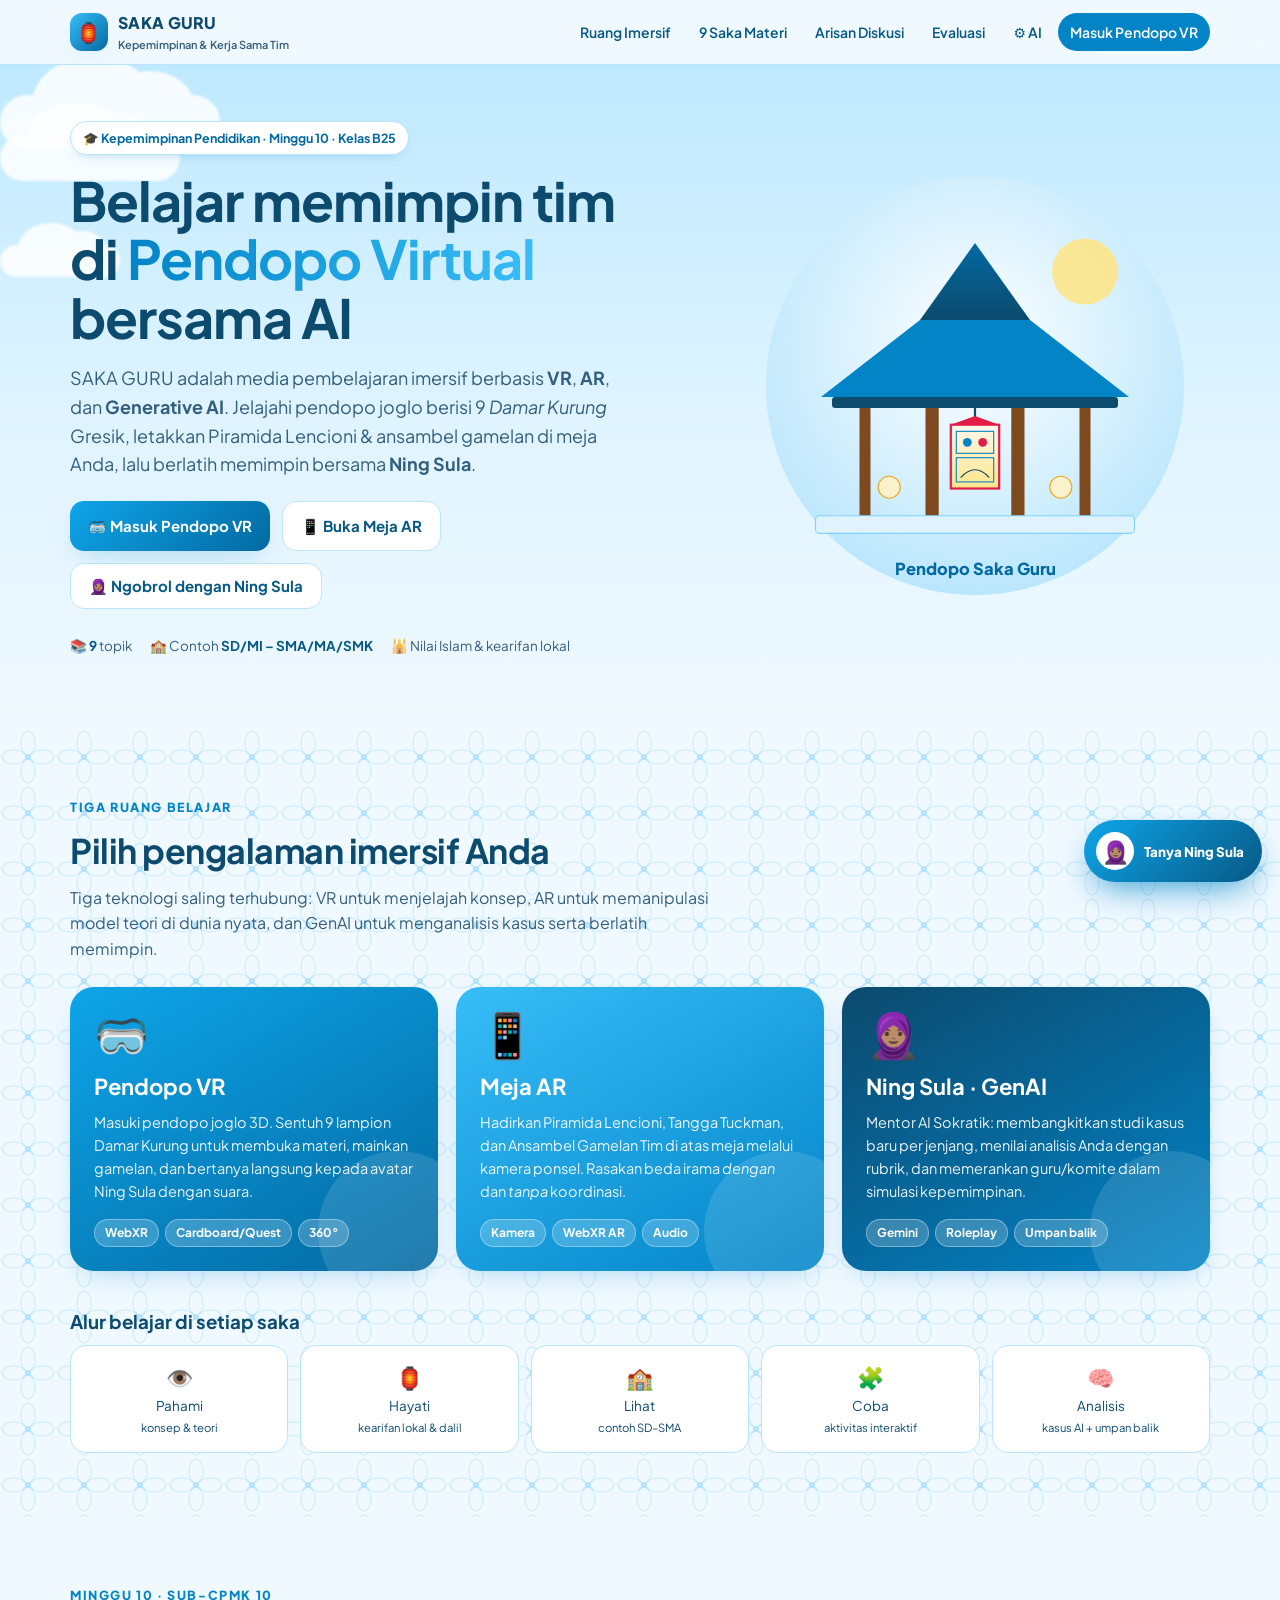
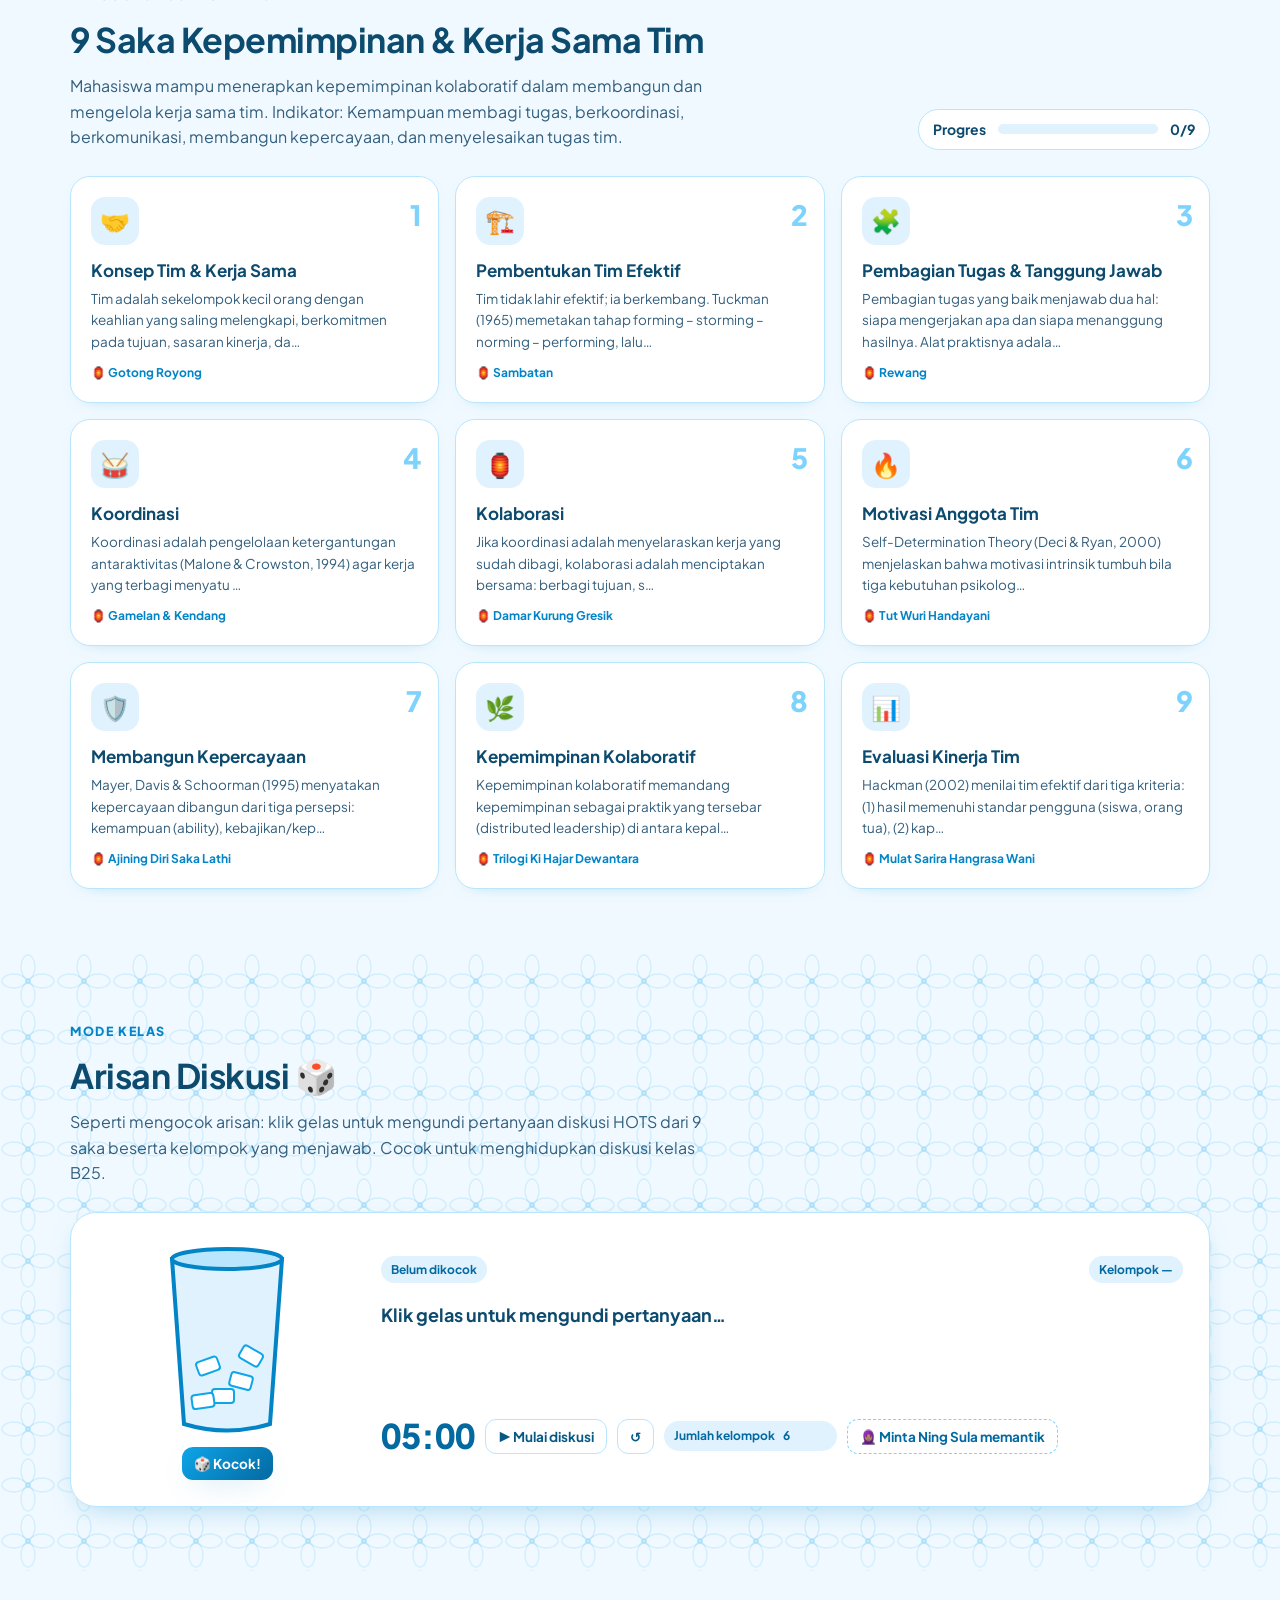
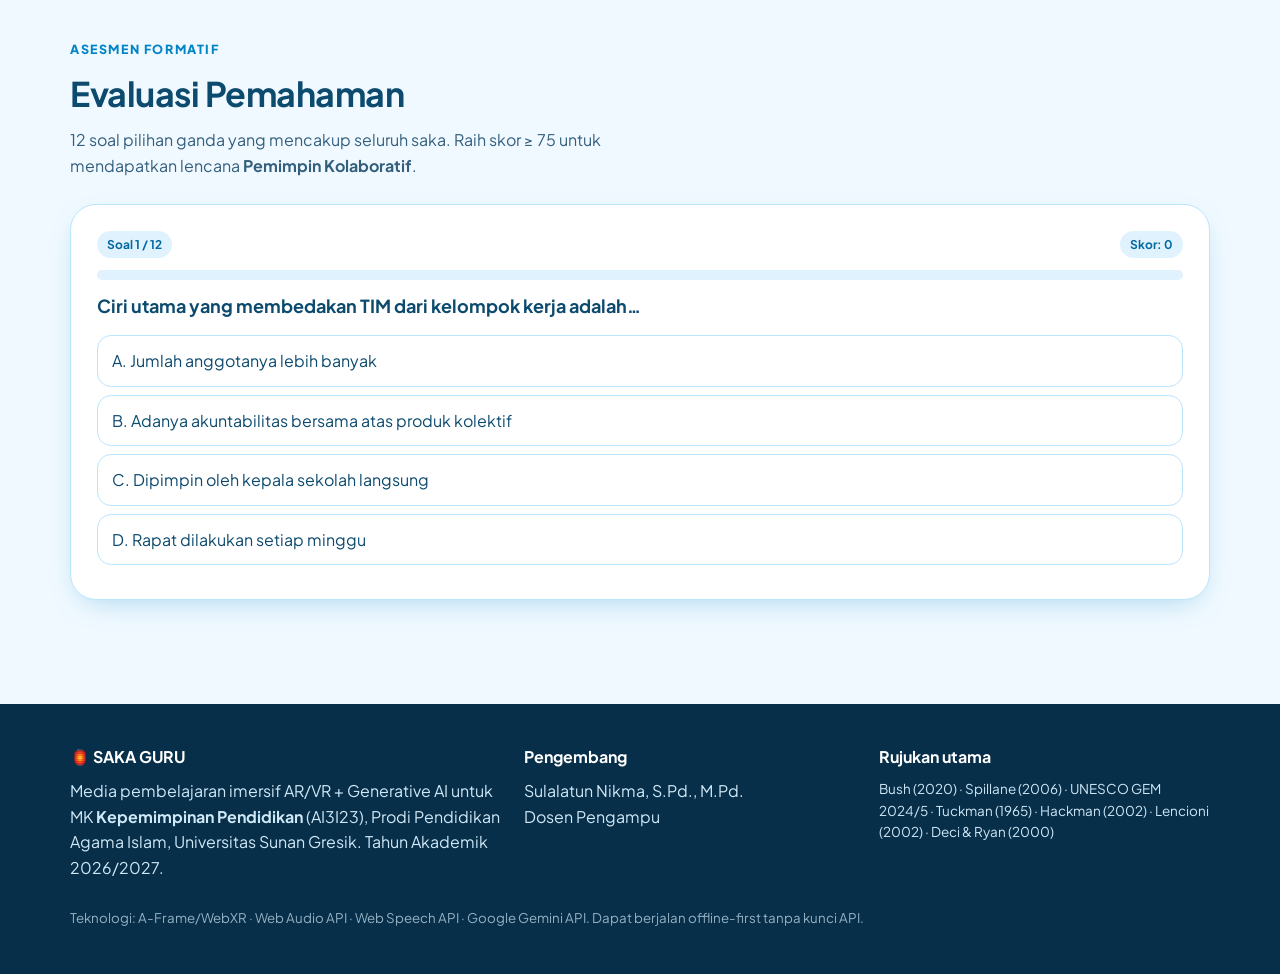
<file: index.html>
<!DOCTYPE html>
<html lang="id">
<head>
<meta charset="utf-8">
<meta name="viewport" content="width=device-width, initial-scale=1">
<title>SAKA GURU — Ruang Imersif Kepemimpinan & Kerja Sama Tim</title>
<meta name="description" content="Media pembelajaran interaktif AR/VR + Generative AI untuk Kepemimpinan Pendidikan, Minggu 10: Kepemimpinan dan Kerja Sama Tim. Prodi PAI Universitas Sunan Gresik.">
<meta name="theme-color" content="#0ea5e9">
<link rel="icon" href="data:image/svg+xml,<svg xmlns='http://www.w3.org/2000/svg' viewBox='0 0 100 100'><text y='.9em' font-size='90'>🏮</text></svg>">
<link rel="preconnect" href="https://fonts.googleapis.com"><link rel="preconnect" href="https://fonts.gstatic.com" crossorigin>
<link href="https://fonts.googleapis.com/css2?family=Amiri:wght@400;700&family=Plus+Jakarta+Sans:wght@400;600;700;800&display=swap" rel="stylesheet">
<link rel="stylesheet" href="style.css">
</head>
<body>
<nav class="nav">
  <div class="wrap">
    <a class="logo" href="#"><span class="logo-mark">🏮</span><span>SAKA GURU<small>Kepemimpinan & Kerja Sama Tim</small></span></a>
    <button class="menu-btn" aria-label="Menu" onclick="document.querySelector('.nav-links').classList.toggle('open')">☰</button>
    <div class="nav-links">
      <a href="#imersif">Ruang Imersif</a>
      <a href="#saka">9 Saka Materi</a>
      <a href="#arisan">Arisan Diskusi</a>
      <a href="#evaluasi">Evaluasi</a>
      <a href="#" id="nav-ai">⚙️ AI</a>
      <a class="cta" href="vr.html">Masuk Pendopo VR</a>
    </div>
  </div>
</nav>

<header class="hero">
  <div class="awan" style="width:180px;height:46px;top:70px;animation-duration:55s"></div>
  <div class="awan" style="width:120px;height:32px;top:180px;animation-duration:38s;animation-delay:-20s"></div>
  <div class="awan" style="width:220px;height:54px;top:30px;animation-duration:70s;animation-delay:-45s"></div>
  <div class="wrap">
    <div>
      <span class="badge">🎓 Kepemimpinan Pendidikan · Minggu 10 · Kelas B25</span>
      <h1>Belajar memimpin tim<br>di <span class="grad">Pendopo Virtual</span><br>bersama AI</h1>
      <p class="lead">SAKA GURU adalah media pembelajaran imersif berbasis <b>VR</b>, <b>AR</b>, dan <b>Generative AI</b>. Jelajahi pendopo joglo berisi 9 <i>Damar Kurung</i> Gresik, letakkan Piramida Lencioni & ansambel gamelan di meja Anda, lalu berlatih memimpin bersama <b>Ning Sula</b>.</p>
      <div class="hero-cta">
        <a class="btn btn-primer" href="vr.html">🥽 Masuk Pendopo VR</a>
        <a class="btn btn-putih" href="ar.html">📱 Buka Meja AR</a>
        <button class="btn btn-putih" id="hero-ai">🧕🏽 Ngobrol dengan Ning Sula</button>
      </div>
      <div class="hero-meta"><span>📚 <b>9</b> topik</span><span>🏫 Contoh <b>SD/MI – SMA/MA/SMK</b></span><span>🕌 Nilai Islam & kearifan lokal</span></div>
    </div>
    <div class="hero-art" aria-hidden="true">
      <svg viewBox="0 0 400 400" width="100%" height="100%">
        <defs>
          <radialGradient id="mt" cx="50%" cy="40%" r="60%"><stop offset="0" stop-color="#fff"/><stop offset="1" stop-color="#bae6fd"/></radialGradient>
          <linearGradient id="atap" x1="0" y1="0" x2="0" y2="1"><stop offset="0" stop-color="#0369a1"/><stop offset="1" stop-color="#0c4a6e"/></linearGradient>
          <linearGradient id="dmr" x1="0" y1="0" x2="0" y2="1"><stop offset="0" stop-color="#fff7ed"/><stop offset="1" stop-color="#fde68a"/></linearGradient>
        </defs>
        <circle cx="200" cy="200" r="190" fill="url(#mt)"/>
        <circle cx="300" cy="96" r="30" fill="#fde68a" opacity=".9"/>
        <!-- joglo -->
        <polygon points="200,70 150,140 250,140" fill="url(#atap)"/>
        <polygon points="150,140 60,210 340,210 250,140" fill="#0284c7"/>
        <rect x="70" y="210" width="260" height="10" rx="3" fill="#0c4a6e"/>
        <g fill="#7c4a1e">
          <rect x="95" y="220" width="10" height="100"/><rect x="155" y="220" width="12" height="100"/><rect x="233" y="220" width="12" height="100"/><rect x="295" y="220" width="10" height="100"/>
        </g>
        <rect x="55" y="318" width="290" height="16" rx="4" fill="#e0f2fe" stroke="#7dd3fc"/>
        <!-- damar kurung -->
        <g>
          <animateTransform attributeName="transform" type="translate" values="0 0;0 -6;0 0" dur="3s" repeatCount="indefinite"/>
          <line x1="200" y1="220" x2="200" y2="236" stroke="#0c4a6e" stroke-width="2"/>
          <polygon points="178,240 200,232 222,240" fill="#e11d48"/>
          <rect x="178" y="240" width="44" height="58" fill="url(#dmr)" stroke="#e11d48" stroke-width="2"/>
          <rect x="183" y="246" width="34" height="20" fill="none" stroke="#0284c7"/>
          <rect x="183" y="270" width="34" height="22" fill="none" stroke="#0284c7"/>
          <circle cx="193" cy="256" r="4" fill="#0284c7"/><circle cx="207" cy="256" r="4" fill="#e11d48"/>
          <path d="M187 288 q13 -14 26 0" stroke="#0c4a6e" fill="none"/>
        </g>
        <g opacity=".9"><circle cx="122" cy="292" r="10" fill="#fef3c7" stroke="#f59e0b"/><circle cx="278" cy="292" r="10" fill="#fef3c7" stroke="#f59e0b"/></g>
        <text x="200" y="372" text-anchor="middle" font-family="Plus Jakarta Sans, sans-serif" font-weight="800" font-size="15" fill="#0369a1">Pendopo Saka Guru</text>
      </svg>
    </div>
  </div>
</header>

<main>
  <section class="seksi kawung" id="imersif">
    <div class="wrap">
      <div class="judul-seksi"><div><span class="eyebrow">Tiga ruang belajar</span><h2>Pilih pengalaman imersif Anda</h2><p class="sub">Tiga teknologi saling terhubung: VR untuk menjelajah konsep, AR untuk memanipulasi model teori di dunia nyata, dan GenAI untuk menganalisis kasus serta berlatih memimpin.</p></div></div>
      <div class="mode-grid">
        <a class="mode vr" href="vr.html"><span class="ikon-besar">🥽</span><h3>Pendopo VR</h3><p>Masuki pendopo joglo 3D. Sentuh 9 lampion Damar Kurung untuk membuka materi, mainkan gamelan, dan bertanya langsung kepada avatar Ning Sula dengan suara.</p><div class="tag"><span>WebXR</span><span>Cardboard/Quest</span><span>360°</span></div></a>
        <a class="mode ar" href="ar.html"><span class="ikon-besar">📱</span><h3>Meja AR</h3><p>Hadirkan Piramida Lencioni, Tangga Tuckman, dan Ansambel Gamelan Tim di atas meja melalui kamera ponsel. Rasakan beda irama <i>dengan</i> dan <i>tanpa</i> koordinasi.</p><div class="tag"><span>Kamera</span><span>WebXR AR</span><span>Audio</span></div></a>
        <button class="mode ai" id="mode-ai" style="border:0;text-align:left;font:inherit"><span class="ikon-besar">🧕🏽</span><h3>Ning Sula · GenAI</h3><p>Mentor AI Sokratik: membangkitkan studi kasus baru per jenjang, menilai analisis Anda dengan rubrik, dan memerankan guru/komite dalam simulasi kepemimpinan.</p><div class="tag"><span>Gemini</span><span>Roleplay</span><span>Umpan balik</span></div></button>
      </div>
      <h3 style="margin:36px 0 8px;color:#0c4a6e">Alur belajar di setiap saka</h3>
      <div class="alur">
        <div><b>👁️</b>Pahami<br><small>konsep & teori</small></div>
        <div><b>🏮</b>Hayati<br><small>kearifan lokal & dalil</small></div>
        <div><b>🏫</b>Lihat<br><small>contoh SD–SMA</small></div>
        <div><b>🧩</b>Coba<br><small>aktivitas interaktif</small></div>
        <div><b>🧠</b>Analisis<br><small>kasus AI + umpan balik</small></div>
      </div>
    </div>
  </section>

  <section class="seksi" id="saka">
    <div class="wrap">
      <div class="judul-seksi">
        <div><span class="eyebrow">Minggu 10 · Sub-CPMK 10</span><h2>9 Saka Kepemimpinan & Kerja Sama Tim</h2><p class="sub" id="subcpmk"></p></div>
        <div class="progres"><span>Progres</span><div class="bar"><i id="bar"></i></div><span id="persen">0/9</span></div>
      </div>
      <div class="topik-grid" id="grid"></div>
    </div>
  </section>

  <section class="seksi kawung" id="arisan">
    <div class="wrap">
      <div class="judul-seksi"><div><span class="eyebrow">Mode kelas</span><h2>Arisan Diskusi 🎲</h2><p class="sub">Seperti mengocok arisan: klik gelas untuk mengundi pertanyaan diskusi HOTS dari 9 saka beserta kelompok yang menjawab. Cocok untuk menghidupkan diskusi kelas B25.</p></div></div>
      <div class="arisan">
        <div>
          <div class="gelas" id="gelas" role="button" tabindex="0" aria-label="Kocok arisan">
            <svg viewBox="0 0 150 200" width="150" height="200">
              <path d="M20 20 L130 20 L118 185 Q75 198 32 185 Z" fill="#e0f2fe" stroke="#0284c7" stroke-width="4"/>
              <ellipse cx="75" cy="20" rx="55" ry="10" fill="#bae6fd" stroke="#0284c7" stroke-width="4"/>
              <g fill="#fff" stroke="#0ea5e9" stroke-width="2"><rect x="45" y="120" width="22" height="14" rx="3" transform="rotate(-20 56 127)"/><rect x="78" y="135" width="22" height="14" rx="3" transform="rotate(15 89 142)"/><rect x="60" y="150" width="22" height="14" rx="3"/><rect x="88" y="110" width="22" height="14" rx="3" transform="rotate(30 99 117)"/><rect x="40" y="155" width="22" height="14" rx="3" transform="rotate(-8 51 162)"/></g>
            </svg>
          </div>
          <div style="text-align:center;margin-top:8px"><button class="btn btn-primer btn-kecil" id="kocok">🎲 Kocok!</button></div>
        </div>
        <div>
          <div class="baris" style="justify-content:space-between"><span class="chip" id="arisan-topik">Belum dikocok</span><span class="chip" id="arisan-kel">Kelompok —</span></div>
          <p class="kertas" id="arisan-q">Klik gelas untuk mengundi pertanyaan…</p>
          <div class="baris"><span class="timer" id="timer">05:00</span>
            <button class="btn btn-putih btn-kecil" id="t-mulai">▶ Mulai diskusi</button>
            <button class="btn btn-putih btn-kecil" id="t-reset">↺</button>
            <label class="chip">Jumlah kelompok <input id="nkel" type="number" min="2" max="12" value="6" style="width:46px;border:0;background:transparent;font:inherit;font-weight:700;color:inherit"></label>
            <button class="btn btn-hantu btn-kecil" id="arisan-ai">🧕🏽 Minta Ning Sula memantik</button>
          </div>
        </div>
      </div>
    </div>
  </section>

  <section class="seksi" id="evaluasi">
    <div class="wrap">
      <div class="judul-seksi"><div><span class="eyebrow">Asesmen formatif</span><h2>Evaluasi Pemahaman</h2><p class="sub">12 soal pilihan ganda yang mencakup seluruh saka. Raih skor ≥ 75 untuk mendapatkan lencana <b>Pemimpin Kolaboratif</b>.</p></div></div>
      <div class="kuis-wrap" id="kuis"></div>
    </div>
  </section>
</main>

<footer>
  <div class="wrap">
    <div class="kol">
      <div><h4>🏮 SAKA GURU</h4><p style="margin:0">Media pembelajaran imersif AR/VR + Generative AI untuk MK <b>Kepemimpinan Pendidikan</b> (AI3I23), Prodi Pendidikan Agama Islam, Universitas Sunan Gresik. Tahun Akademik 2026/2027.</p></div>
      <div><h4>Pengembang</h4><p style="margin:0">Sulalatun Nikma, S.Pd., M.Pd.<br>Dosen Pengampu</p></div>
      <div><h4>Rujukan utama</h4><p style="margin:0;font-size:13.5px">Bush (2020) · Spillane (2006) · UNESCO GEM 2024/5 · Tuckman (1965) · Hackman (2002) · Lencioni (2002) · Deci & Ryan (2000)</p></div>
    </div>
    <p style="margin-top:24px"><small>Teknologi: A-Frame/WebXR · Web Audio API · Web Speech API · Google Gemini API. Dapat berjalan offline-first tanpa kunci API.</small></p>
  </div>
</footer>

<!-- Modal modul -->
<div class="modal" id="modal" aria-hidden="true">
  <div class="panel" role="dialog" aria-modal="true">
    <div class="panel-head">
      <button class="tutup" aria-label="Tutup" data-tutup>✕</button>
      <span class="eyebrow" style="color:#e0f2fe" id="m-saka">Saka 1</span>
      <h2 id="m-judul">Judul</h2>
      <div class="tabs" id="m-tabs">
        <button data-tab="pahami" class="aktif">👁️ Pahami</button>
        <button data-tab="hayati">🏮 Hayati</button>
        <button data-tab="contoh">🏫 Contoh</button>
        <button data-tab="coba">🧩 Coba</button>
        <button data-tab="analisis">🧠 Analisis AI</button>
        <button data-tab="refleksi">📝 Refleksi</button>
      </div>
    </div>
    <div class="panel-body" id="m-body"></div>
  </div>
</div>

<script src="data.js"></script>
<script src="ai.js"></script>
<script src="app.js"></script>
</body>
</html>
</file>
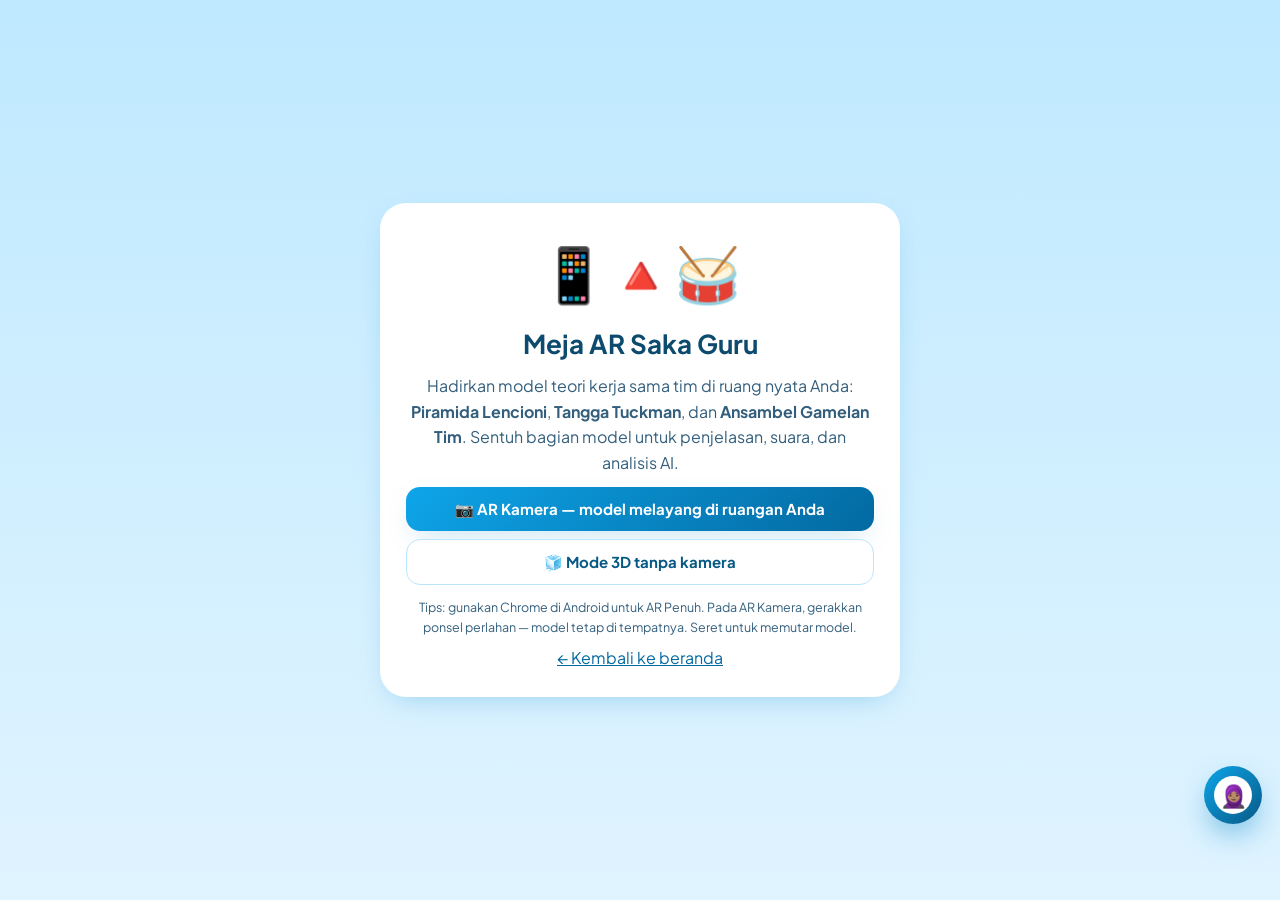
<file: ar (1).html>
<!DOCTYPE html>
<html lang="id">
<head>
<meta charset="utf-8">
<meta name="viewport" content="width=device-width, initial-scale=1, maximum-scale=1">
<title>Meja AR — SAKA GURU</title>
<meta name="theme-color" content="#0ea5e9">
<link rel="icon" href="data:image/svg+xml,<svg xmlns='http://www.w3.org/2000/svg' viewBox='0 0 100 100'><text y='.9em' font-size='90'>🏮</text></svg>">
<link href="https://fonts.googleapis.com/css2?family=Amiri:wght@400;700&family=Plus+Jakarta+Sans:wght@400;600;700;800&display=swap" rel="stylesheet">
<link rel="stylesheet" href="style.css">
<style>
  body.imersif{background:radial-gradient(ellipse at 50% 30%,#f0f9ff 0%,#bae6fd 55%,#7dd3fc 100%)}
  #cam{position:fixed;inset:0;width:100vw;height:100vh;object-fit:cover;z-index:0;display:none}
  a-scene{position:fixed!important;inset:0;z-index:1}
  .model-tab{position:absolute;top:60px;left:50%;transform:translateX(-50%);display:flex;gap:6px;background:rgba(255,255,255,.9);padding:5px;border-radius:999px;border:1px solid var(--langit-200);backdrop-filter:blur(8px);max-width:calc(100vw - 20px);overflow-x:auto}
  .model-tab button{border:0;background:transparent;border-radius:999px;padding:8px 12px;font-weight:700;font-size:13.5px;color:var(--langit-800);white-space:nowrap}
  .model-tab button.aktif{background:var(--langit-600);color:#fff}
  .aksi-ar{position:absolute;bottom:16px;left:12px;right:110px;display:flex;gap:6px;flex-wrap:nowrap;overflow-x:auto;scrollbar-width:none}
  .aksi-ar .pill{white-space:nowrap}
  .aksi-ar .pill{border:1px solid var(--langit-200);cursor:pointer}
  #info{top:auto;bottom:66px;left:12px;max-height:40vh}
  @media (min-width:900px){#info{top:112px;bottom:auto;max-height:calc(100vh - 200px)}}
  @media (max-width:640px){body.imersif .fab{top:auto;bottom:62px}}
  .skala{position:absolute;right:14px;top:120px;display:flex;flex-direction:column;gap:6px}
  .skala button{width:42px;height:42px;border-radius:14px;border:1px solid var(--langit-200);background:rgba(255,255,255,.92);font-size:18px;font-weight:800;color:var(--langit-700)}
</style>
<script src="aframe.min.js"></script>
</head>
<body class="imersif">
<video id="cam" playsinline muted autoplay></video>

<div class="layar-mulai" id="mulai">
  <div class="isi">
    <div style="font-size:54px">📱🔺🥁</div>
    <h1>Meja AR Saka Guru</h1>
    <p style="color:#335f7d;margin:0 0 12px">Hadirkan model teori kerja sama tim di ruang nyata Anda: <b>Piramida Lencioni</b>, <b>Tangga Tuckman</b>, dan <b>Ansambel Gamelan Tim</b>. Sentuh bagian model untuk penjelasan, suara, dan analisis AI.</p>
    <div style="display:grid;gap:8px">
      <button class="btn btn-primer" id="b-xr" style="display:none">✨ AR Penuh (WebXR) — letakkan di lantai/meja</button>
      <button class="btn btn-primer" id="b-cam">📷 AR Kamera — model melayang di ruangan Anda</button>
      <button class="btn btn-putih" id="b-3d">🧊 Mode 3D tanpa kamera</button>
    </div>
    <p style="font-size:12.5px;color:#335f7d;margin:12px 0 0">Tips: gunakan Chrome di Android untuk AR Penuh. Pada AR Kamera, gerakkan ponsel perlahan — model tetap di tempatnya. Seret untuk memutar model.</p>
    <p style="margin:8px 0 0"><a href="index.html">← Kembali ke beranda</a></p>
  </div>
</div>

<a-scene id="scene" embedded renderer="antialias: true; alpha: true; colorManagement: true" background="transparent: true" vr-mode-ui="enabled: false"
  cursor="rayOrigin: mouse" raycaster="objects: .klik; far: 20"
  webxr="optionalFeatures: hit-test, dom-overlay; overlayElement: #hud" ar-hit-test="target: #akar; type: footprint"
  device-orientation-permission-ui="enabled: true" loading-screen="enabled: false">
  <a-entity light="type: hemisphere; color: #ffffff; groundColor: #bae6fd; intensity: 1"></a-entity>
  <a-entity light="type: directional; intensity: 0.8" position="2 4 3"></a-entity>
  <a-entity id="kamera" camera position="0 1.6 0" look-controls="mouseEnabled: false; touchEnabled: false; magicWindowTrackingEnabled: true"></a-entity>
  <a-entity id="akar" position="0 1.05 -1.35">
    <a-entity id="putar">
      <a-entity id="m-lencioni"></a-entity>
      <a-entity id="m-tuckman" visible="false"></a-entity>
      <a-entity id="m-gamelan" visible="false"></a-entity>
    </a-entity>
    <a-ring radius-inner="0.5" radius-outer="0.56" rotation="-90 0 0" position="0 -0.01 0" color="#0ea5e9" material="shader: flat; opacity: .5; transparent: true"></a-ring>
  </a-entity>
</a-scene>

<div class="hud" id="hud">
  <div class="hud-top">
    <a class="pill" href="index.html">← Beranda</a>
    <span class="pill biru">📱 Meja AR</span>
    <a class="pill" href="vr.html">🥽 Pendopo VR</a>
  </div>
  <div class="model-tab" id="tab">
    <button data-m="lencioni" class="aktif">🔺 Piramida Lencioni</button>
    <button data-m="tuckman">🪜 Tangga Tuckman</button>
    <button data-m="gamelan">🥁 Gamelan Tim</button>
  </div>
  <div class="skala"><button id="zin" aria-label="Perbesar">＋</button><button id="zout" aria-label="Perkecil">－</button><button id="rst" aria-label="Atur ulang">⟲</button></div>
  <div class="info-panel" id="info"></div>
  <div class="aksi-ar" id="aksi"></div>
</div>

<script src="data.js"></script>
<script src="ai.js"></script>
<script src="gamelan.js"></script>
<script src="ar.js"></script>
</body>
</html>
</file>
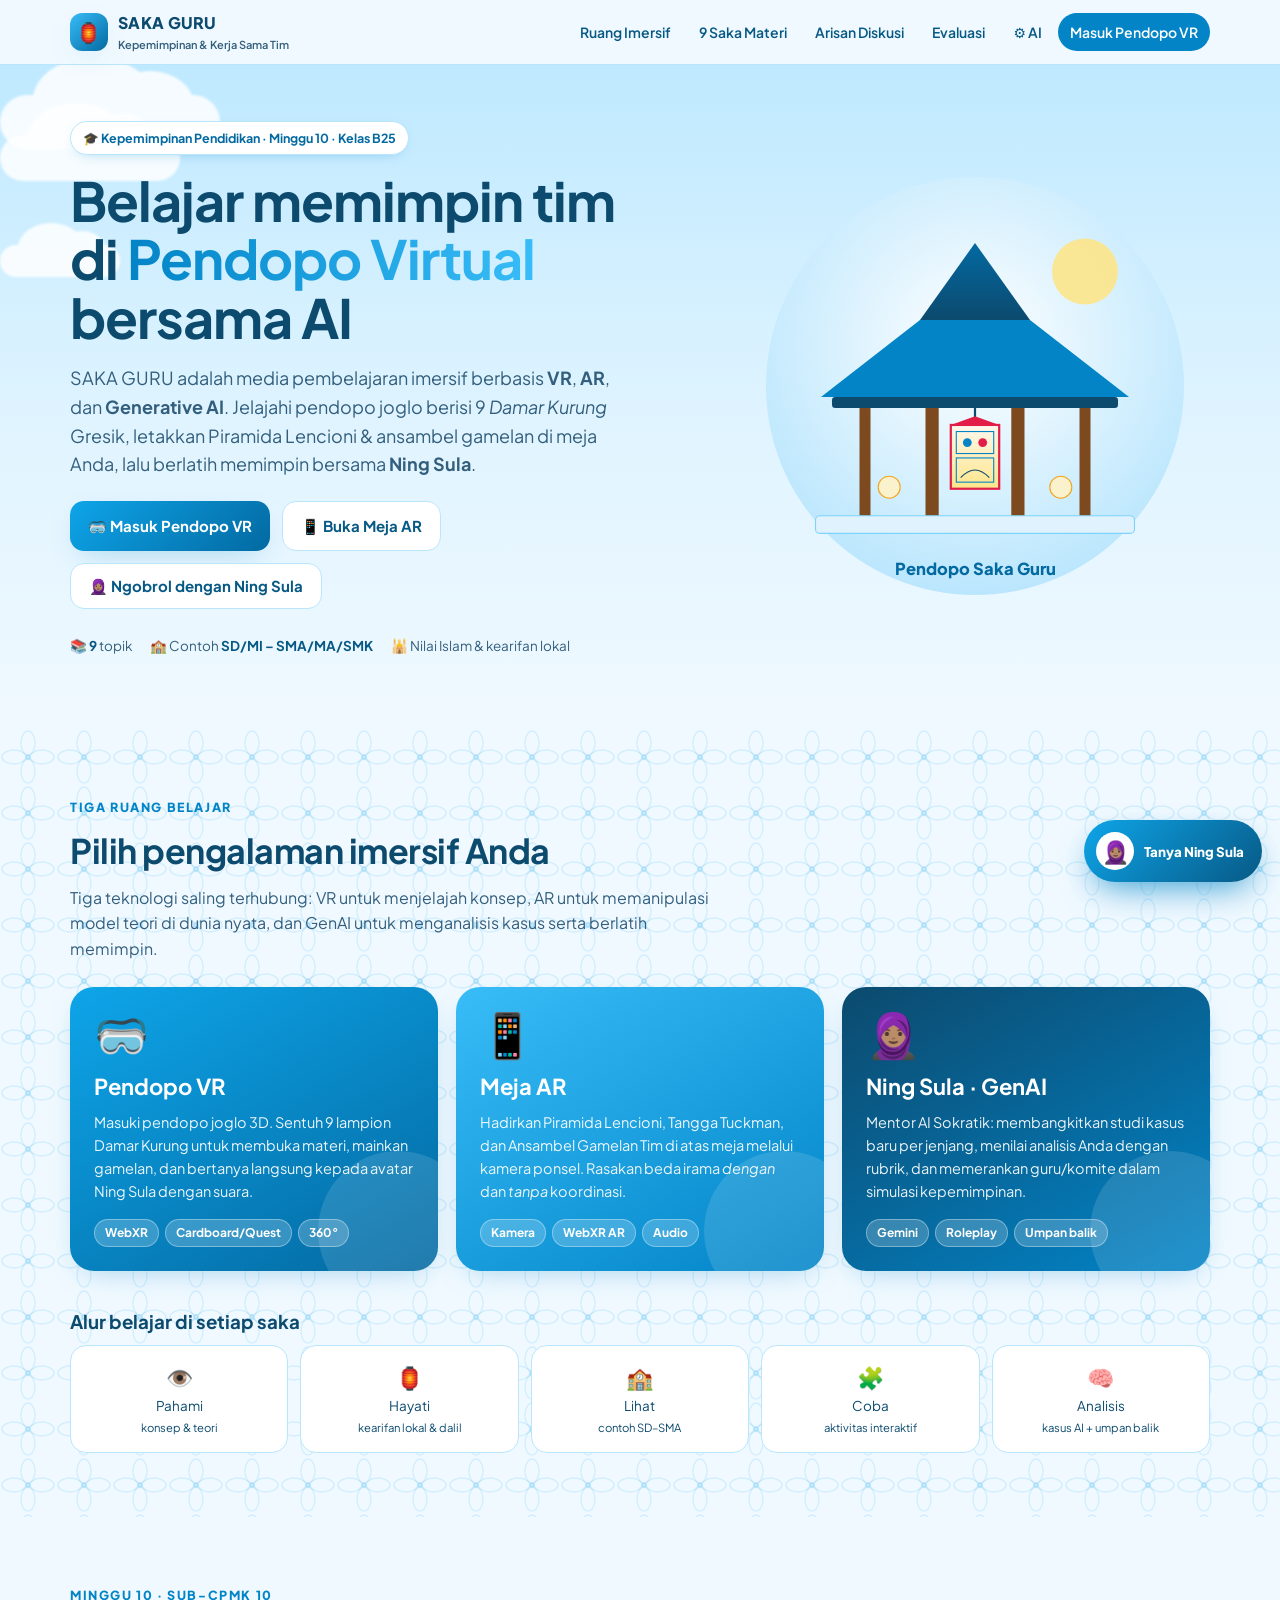
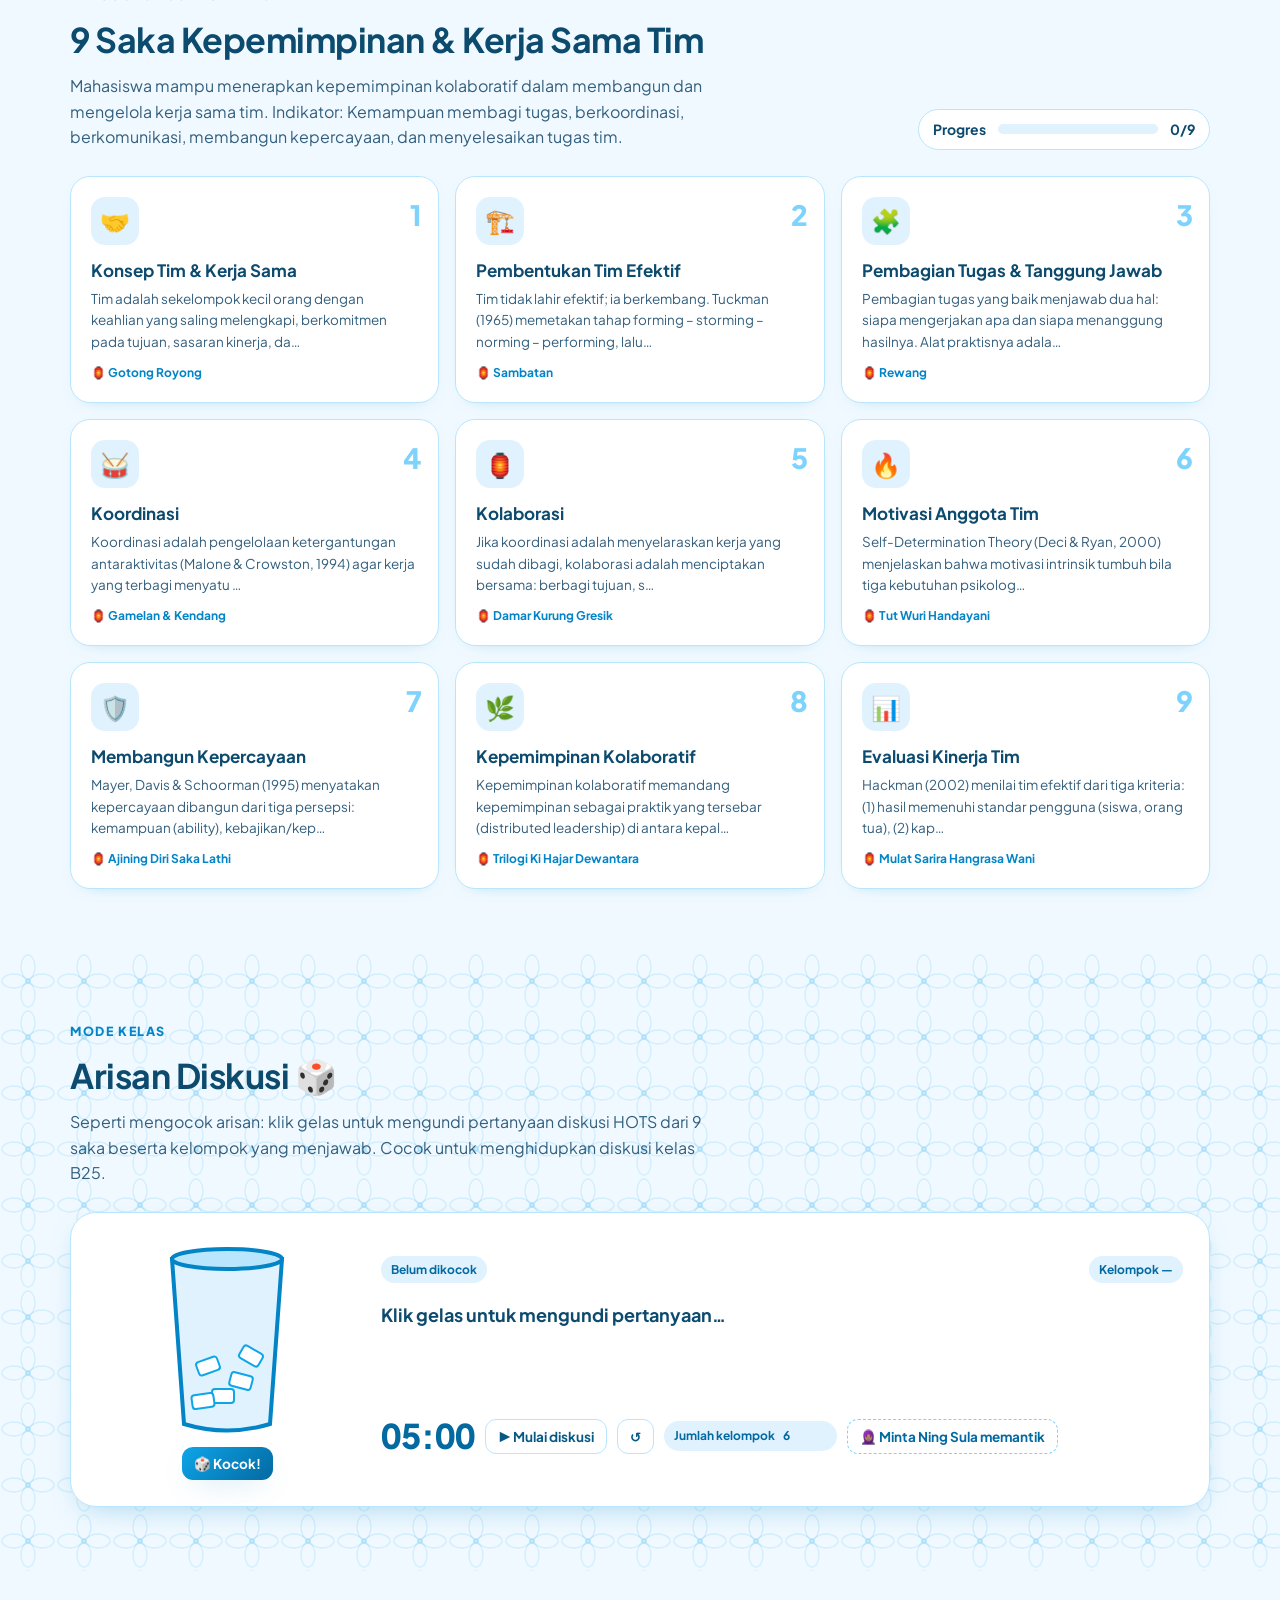
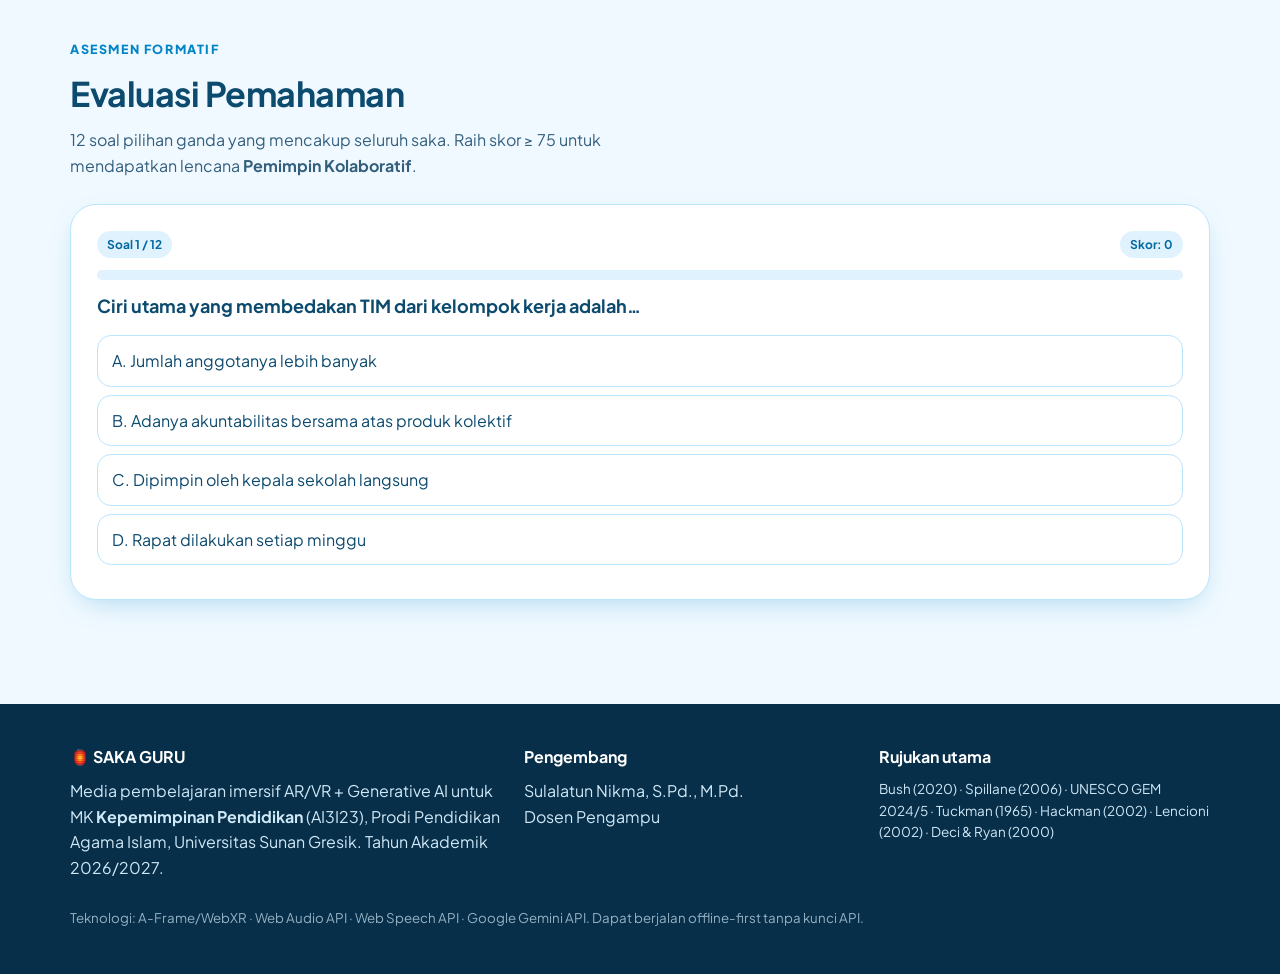
<file: index (1).html>
<!DOCTYPE html>
<html lang="id">
<head>
<meta charset="utf-8">
<meta name="viewport" content="width=device-width, initial-scale=1">
<title>SAKA GURU — Ruang Imersif Kepemimpinan & Kerja Sama Tim</title>
<meta name="description" content="Media pembelajaran interaktif AR/VR + Generative AI untuk Kepemimpinan Pendidikan, Minggu 10: Kepemimpinan dan Kerja Sama Tim. Prodi PAI Universitas Sunan Gresik.">
<meta name="theme-color" content="#0ea5e9">
<link rel="icon" href="data:image/svg+xml,<svg xmlns='http://www.w3.org/2000/svg' viewBox='0 0 100 100'><text y='.9em' font-size='90'>🏮</text></svg>">
<link rel="preconnect" href="https://fonts.googleapis.com"><link rel="preconnect" href="https://fonts.gstatic.com" crossorigin>
<link href="https://fonts.googleapis.com/css2?family=Amiri:wght@400;700&family=Plus+Jakarta+Sans:wght@400;600;700;800&display=swap" rel="stylesheet">
<link rel="stylesheet" href="style.css">
</head>
<body>
<nav class="nav">
  <div class="wrap">
    <a class="logo" href="#"><span class="logo-mark">🏮</span><span>SAKA GURU<small>Kepemimpinan & Kerja Sama Tim</small></span></a>
    <button class="menu-btn" aria-label="Menu" onclick="document.querySelector('.nav-links').classList.toggle('open')">☰</button>
    <div class="nav-links">
      <a href="#imersif">Ruang Imersif</a>
      <a href="#saka">9 Saka Materi</a>
      <a href="#arisan">Arisan Diskusi</a>
      <a href="#evaluasi">Evaluasi</a>
      <a href="#" id="nav-ai">⚙️ AI</a>
      <a class="cta" href="vr.html">Masuk Pendopo VR</a>
    </div>
  </div>
</nav>

<header class="hero">
  <div class="awan" style="width:180px;height:46px;top:70px;animation-duration:55s"></div>
  <div class="awan" style="width:120px;height:32px;top:180px;animation-duration:38s;animation-delay:-20s"></div>
  <div class="awan" style="width:220px;height:54px;top:30px;animation-duration:70s;animation-delay:-45s"></div>
  <div class="wrap">
    <div>
      <span class="badge">🎓 Kepemimpinan Pendidikan · Minggu 10 · Kelas B25</span>
      <h1>Belajar memimpin tim<br>di <span class="grad">Pendopo Virtual</span><br>bersama AI</h1>
      <p class="lead">SAKA GURU adalah media pembelajaran imersif berbasis <b>VR</b>, <b>AR</b>, dan <b>Generative AI</b>. Jelajahi pendopo joglo berisi 9 <i>Damar Kurung</i> Gresik, letakkan Piramida Lencioni & ansambel gamelan di meja Anda, lalu berlatih memimpin bersama <b>Ning Sula</b>.</p>
      <div class="hero-cta">
        <a class="btn btn-primer" href="vr.html">🥽 Masuk Pendopo VR</a>
        <a class="btn btn-putih" href="ar.html">📱 Buka Meja AR</a>
        <button class="btn btn-putih" id="hero-ai">🧕🏽 Ngobrol dengan Ning Sula</button>
      </div>
      <div class="hero-meta"><span>📚 <b>9</b> topik</span><span>🏫 Contoh <b>SD/MI – SMA/MA/SMK</b></span><span>🕌 Nilai Islam & kearifan lokal</span></div>
    </div>
    <div class="hero-art" aria-hidden="true">
      <svg viewBox="0 0 400 400" width="100%" height="100%">
        <defs>
          <radialGradient id="mt" cx="50%" cy="40%" r="60%"><stop offset="0" stop-color="#fff"/><stop offset="1" stop-color="#bae6fd"/></radialGradient>
          <linearGradient id="atap" x1="0" y1="0" x2="0" y2="1"><stop offset="0" stop-color="#0369a1"/><stop offset="1" stop-color="#0c4a6e"/></linearGradient>
          <linearGradient id="dmr" x1="0" y1="0" x2="0" y2="1"><stop offset="0" stop-color="#fff7ed"/><stop offset="1" stop-color="#fde68a"/></linearGradient>
        </defs>
        <circle cx="200" cy="200" r="190" fill="url(#mt)"/>
        <circle cx="300" cy="96" r="30" fill="#fde68a" opacity=".9"/>
        <!-- joglo -->
        <polygon points="200,70 150,140 250,140" fill="url(#atap)"/>
        <polygon points="150,140 60,210 340,210 250,140" fill="#0284c7"/>
        <rect x="70" y="210" width="260" height="10" rx="3" fill="#0c4a6e"/>
        <g fill="#7c4a1e">
          <rect x="95" y="220" width="10" height="100"/><rect x="155" y="220" width="12" height="100"/><rect x="233" y="220" width="12" height="100"/><rect x="295" y="220" width="10" height="100"/>
        </g>
        <rect x="55" y="318" width="290" height="16" rx="4" fill="#e0f2fe" stroke="#7dd3fc"/>
        <!-- damar kurung -->
        <g>
          <animateTransform attributeName="transform" type="translate" values="0 0;0 -6;0 0" dur="3s" repeatCount="indefinite"/>
          <line x1="200" y1="220" x2="200" y2="236" stroke="#0c4a6e" stroke-width="2"/>
          <polygon points="178,240 200,232 222,240" fill="#e11d48"/>
          <rect x="178" y="240" width="44" height="58" fill="url(#dmr)" stroke="#e11d48" stroke-width="2"/>
          <rect x="183" y="246" width="34" height="20" fill="none" stroke="#0284c7"/>
          <rect x="183" y="270" width="34" height="22" fill="none" stroke="#0284c7"/>
          <circle cx="193" cy="256" r="4" fill="#0284c7"/><circle cx="207" cy="256" r="4" fill="#e11d48"/>
          <path d="M187 288 q13 -14 26 0" stroke="#0c4a6e" fill="none"/>
        </g>
        <g opacity=".9"><circle cx="122" cy="292" r="10" fill="#fef3c7" stroke="#f59e0b"/><circle cx="278" cy="292" r="10" fill="#fef3c7" stroke="#f59e0b"/></g>
        <text x="200" y="372" text-anchor="middle" font-family="Plus Jakarta Sans, sans-serif" font-weight="800" font-size="15" fill="#0369a1">Pendopo Saka Guru</text>
      </svg>
    </div>
  </div>
</header>

<main>
  <section class="seksi kawung" id="imersif">
    <div class="wrap">
      <div class="judul-seksi"><div><span class="eyebrow">Tiga ruang belajar</span><h2>Pilih pengalaman imersif Anda</h2><p class="sub">Tiga teknologi saling terhubung: VR untuk menjelajah konsep, AR untuk memanipulasi model teori di dunia nyata, dan GenAI untuk menganalisis kasus serta berlatih memimpin.</p></div></div>
      <div class="mode-grid">
        <a class="mode vr" href="vr.html"><span class="ikon-besar">🥽</span><h3>Pendopo VR</h3><p>Masuki pendopo joglo 3D. Sentuh 9 lampion Damar Kurung untuk membuka materi, mainkan gamelan, dan bertanya langsung kepada avatar Ning Sula dengan suara.</p><div class="tag"><span>WebXR</span><span>Cardboard/Quest</span><span>360°</span></div></a>
        <a class="mode ar" href="ar.html"><span class="ikon-besar">📱</span><h3>Meja AR</h3><p>Hadirkan Piramida Lencioni, Tangga Tuckman, dan Ansambel Gamelan Tim di atas meja melalui kamera ponsel. Rasakan beda irama <i>dengan</i> dan <i>tanpa</i> koordinasi.</p><div class="tag"><span>Kamera</span><span>WebXR AR</span><span>Audio</span></div></a>
        <button class="mode ai" id="mode-ai" style="border:0;text-align:left;font:inherit"><span class="ikon-besar">🧕🏽</span><h3>Ning Sula · GenAI</h3><p>Mentor AI Sokratik: membangkitkan studi kasus baru per jenjang, menilai analisis Anda dengan rubrik, dan memerankan guru/komite dalam simulasi kepemimpinan.</p><div class="tag"><span>Gemini</span><span>Roleplay</span><span>Umpan balik</span></div></button>
      </div>
      <h3 style="margin:36px 0 8px;color:#0c4a6e">Alur belajar di setiap saka</h3>
      <div class="alur">
        <div><b>👁️</b>Pahami<br><small>konsep & teori</small></div>
        <div><b>🏮</b>Hayati<br><small>kearifan lokal & dalil</small></div>
        <div><b>🏫</b>Lihat<br><small>contoh SD–SMA</small></div>
        <div><b>🧩</b>Coba<br><small>aktivitas interaktif</small></div>
        <div><b>🧠</b>Analisis<br><small>kasus AI + umpan balik</small></div>
      </div>
    </div>
  </section>

  <section class="seksi" id="saka">
    <div class="wrap">
      <div class="judul-seksi">
        <div><span class="eyebrow">Minggu 10 · Sub-CPMK 10</span><h2>9 Saka Kepemimpinan & Kerja Sama Tim</h2><p class="sub" id="subcpmk"></p></div>
        <div class="progres"><span>Progres</span><div class="bar"><i id="bar"></i></div><span id="persen">0/9</span></div>
      </div>
      <div class="topik-grid" id="grid"></div>
    </div>
  </section>

  <section class="seksi kawung" id="arisan">
    <div class="wrap">
      <div class="judul-seksi"><div><span class="eyebrow">Mode kelas</span><h2>Arisan Diskusi 🎲</h2><p class="sub">Seperti mengocok arisan: klik gelas untuk mengundi pertanyaan diskusi HOTS dari 9 saka beserta kelompok yang menjawab. Cocok untuk menghidupkan diskusi kelas B25.</p></div></div>
      <div class="arisan">
        <div>
          <div class="gelas" id="gelas" role="button" tabindex="0" aria-label="Kocok arisan">
            <svg viewBox="0 0 150 200" width="150" height="200">
              <path d="M20 20 L130 20 L118 185 Q75 198 32 185 Z" fill="#e0f2fe" stroke="#0284c7" stroke-width="4"/>
              <ellipse cx="75" cy="20" rx="55" ry="10" fill="#bae6fd" stroke="#0284c7" stroke-width="4"/>
              <g fill="#fff" stroke="#0ea5e9" stroke-width="2"><rect x="45" y="120" width="22" height="14" rx="3" transform="rotate(-20 56 127)"/><rect x="78" y="135" width="22" height="14" rx="3" transform="rotate(15 89 142)"/><rect x="60" y="150" width="22" height="14" rx="3"/><rect x="88" y="110" width="22" height="14" rx="3" transform="rotate(30 99 117)"/><rect x="40" y="155" width="22" height="14" rx="3" transform="rotate(-8 51 162)"/></g>
            </svg>
          </div>
          <div style="text-align:center;margin-top:8px"><button class="btn btn-primer btn-kecil" id="kocok">🎲 Kocok!</button></div>
        </div>
        <div>
          <div class="baris" style="justify-content:space-between"><span class="chip" id="arisan-topik">Belum dikocok</span><span class="chip" id="arisan-kel">Kelompok —</span></div>
          <p class="kertas" id="arisan-q">Klik gelas untuk mengundi pertanyaan…</p>
          <div class="baris"><span class="timer" id="timer">05:00</span>
            <button class="btn btn-putih btn-kecil" id="t-mulai">▶ Mulai diskusi</button>
            <button class="btn btn-putih btn-kecil" id="t-reset">↺</button>
            <label class="chip">Jumlah kelompok <input id="nkel" type="number" min="2" max="12" value="6" style="width:46px;border:0;background:transparent;font:inherit;font-weight:700;color:inherit"></label>
            <button class="btn btn-hantu btn-kecil" id="arisan-ai">🧕🏽 Minta Ning Sula memantik</button>
          </div>
        </div>
      </div>
    </div>
  </section>

  <section class="seksi" id="evaluasi">
    <div class="wrap">
      <div class="judul-seksi"><div><span class="eyebrow">Asesmen formatif</span><h2>Evaluasi Pemahaman</h2><p class="sub">12 soal pilihan ganda yang mencakup seluruh saka. Raih skor ≥ 75 untuk mendapatkan lencana <b>Pemimpin Kolaboratif</b>.</p></div></div>
      <div class="kuis-wrap" id="kuis"></div>
    </div>
  </section>
</main>

<footer>
  <div class="wrap">
    <div class="kol">
      <div><h4>🏮 SAKA GURU</h4><p style="margin:0">Media pembelajaran imersif AR/VR + Generative AI untuk MK <b>Kepemimpinan Pendidikan</b> (AI3I23), Prodi Pendidikan Agama Islam, Universitas Sunan Gresik. Tahun Akademik 2026/2027.</p></div>
      <div><h4>Pengembang</h4><p style="margin:0">Sulalatun Nikma, S.Pd., M.Pd.<br>Dosen Pengampu</p></div>
      <div><h4>Rujukan utama</h4><p style="margin:0;font-size:13.5px">Bush (2020) · Spillane (2006) · UNESCO GEM 2024/5 · Tuckman (1965) · Hackman (2002) · Lencioni (2002) · Deci & Ryan (2000)</p></div>
    </div>
    <p style="margin-top:24px"><small>Teknologi: A-Frame/WebXR · Web Audio API · Web Speech API · Google Gemini API. Dapat berjalan offline-first tanpa kunci API.</small></p>
  </div>
</footer>

<!-- Modal modul -->
<div class="modal" id="modal" aria-hidden="true">
  <div class="panel" role="dialog" aria-modal="true">
    <div class="panel-head">
      <button class="tutup" aria-label="Tutup" data-tutup>✕</button>
      <span class="eyebrow" style="color:#e0f2fe" id="m-saka">Saka 1</span>
      <h2 id="m-judul">Judul</h2>
      <div class="tabs" id="m-tabs">
        <button data-tab="pahami" class="aktif">👁️ Pahami</button>
        <button data-tab="hayati">🏮 Hayati</button>
        <button data-tab="contoh">🏫 Contoh</button>
        <button data-tab="coba">🧩 Coba</button>
        <button data-tab="analisis">🧠 Analisis AI</button>
        <button data-tab="refleksi">📝 Refleksi</button>
      </div>
    </div>
    <div class="panel-body" id="m-body"></div>
  </div>
</div>

<script src="data.js"></script>
<script src="ai.js"></script>
<script src="app.js"></script>
</body>
</html>
</file>
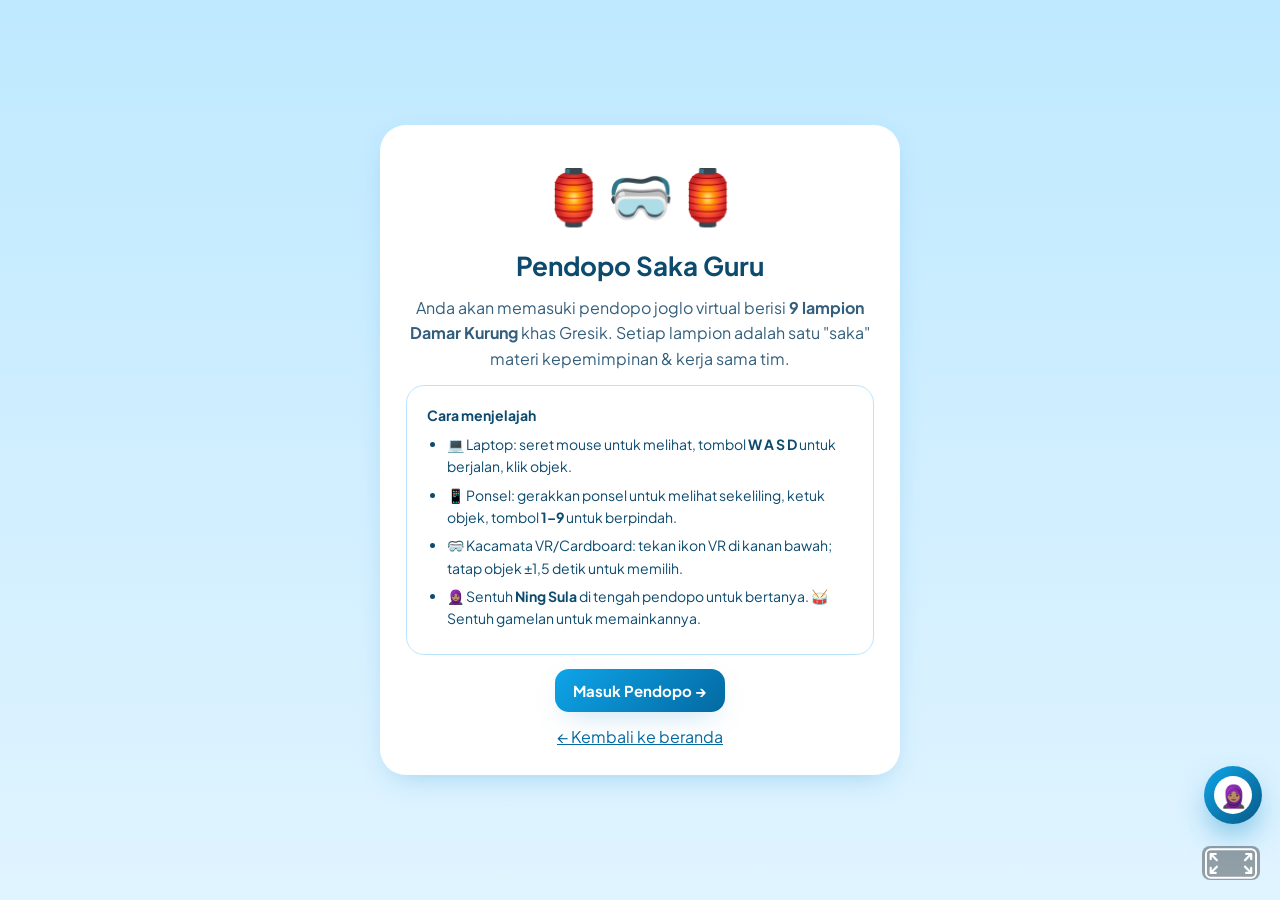
<file: vr (1).html>
<!DOCTYPE html>
<html lang="id">
<head>
<meta charset="utf-8">
<meta name="viewport" content="width=device-width, initial-scale=1, maximum-scale=1">
<title>Pendopo VR — SAKA GURU</title>
<meta name="theme-color" content="#0ea5e9">
<link rel="icon" href="data:image/svg+xml,<svg xmlns='http://www.w3.org/2000/svg' viewBox='0 0 100 100'><text y='.9em' font-size='90'>🏮</text></svg>">
<link href="https://fonts.googleapis.com/css2?family=Amiri:wght@400;700&family=Plus+Jakarta+Sans:wght@400;600;700;800&display=swap" rel="stylesheet">
<link rel="stylesheet" href="style.css">
<script src="aframe.min.js"></script>
</head>
<body class="imersif">

<div class="layar-mulai" id="mulai">
  <div class="isi">
    <div style="font-size:54px">🏮🥽🏮</div>
    <h1>Pendopo Saka Guru</h1>
    <p style="color:#335f7d;margin:0 0 14px">Anda akan memasuki pendopo joglo virtual berisi <b>9 lampion Damar Kurung</b> khas Gresik. Setiap lampion adalah satu "saka" materi kepemimpinan & kerja sama tim.</p>
    <div class="kotak" style="text-align:left;font-size:14px;margin:0 0 14px">
      <b>Cara menjelajah</b>
      <ul style="margin:6px 0 0">
        <li>💻 Laptop: seret mouse untuk melihat, tombol <b>W A S D</b> untuk berjalan, klik objek.</li>
        <li>📱 Ponsel: gerakkan ponsel untuk melihat sekeliling, ketuk objek, tombol <b>1–9</b> untuk berpindah.</li>
        <li>🥽 Kacamata VR/Cardboard: tekan ikon VR di kanan bawah; tatap objek ±1,5 detik untuk memilih.</li>
        <li>🧕🏽 Sentuh <b>Ning Sula</b> di tengah pendopo untuk bertanya. 🥁 Sentuh gamelan untuk memainkannya.</li>
      </ul>
    </div>
    <button class="btn btn-primer" id="masuk">Masuk Pendopo →</button>
    <p style="margin:12px 0 0"><a href="index.html">← Kembali ke beranda</a></p>
  </div>
</div>

<a-scene id="scene" renderer="antialias: true; colorManagement: true" cursor="rayOrigin: mouse" raycaster="objects: .klik; far: 40" loading-screen="dotsColor: #0284c7; backgroundColor: #e0f2fe" vr-mode-ui="enabled: true" device-orientation-permission-ui="enabled: true">
  <a-entity id="langit" geometry="primitive: sphere; radius: 400" material="shader: flat; side: back"></a-entity>
  <a-entity light="type: hemisphere; color: #e0f2fe; groundColor: #a7f3d0; intensity: 0.9"></a-entity>
  <a-entity light="type: directional; color: #fff8e7; intensity: 0.9" position="6 12 8"></a-entity>
  <a-entity light="type: ambient; color: #ffffff; intensity: 0.25"></a-entity>

  <!-- Tanah -->
  <a-circle radius="120" rotation="-90 0 0" color="#bbf7d0"></a-circle>
  <a-circle radius="11" rotation="-90 0 0" position="0 0.01 0" color="#e2e8f0"></a-circle>
  <a-plane width="3" height="30" rotation="-90 0 0" position="0 0.02 22" color="#e2e8f0"></a-plane>
  <a-entity id="pohon"></a-entity>

  <!-- Pendopo joglo -->
  <a-entity id="pendopo">
    <a-box width="14" height="0.5" depth="14" position="0 0.25 0" color="#d9c7a5"></a-box>
    <a-box width="4" height="0.25" depth="1" position="0 0.125 7.5" color="#c9b48d"></a-box>
    <a-entity id="tiang"></a-entity>
    <!-- atap brunjung & penanggap -->
    <a-cone radius-bottom="10.6" radius-top="3.3" height="2.4" segments-radial="4" rotation="0 45 0" position="0 5.0 0" color="#0c4a6e" material="side: double; roughness: 0.9"></a-cone>
    <a-cone radius-bottom="3.5" radius-top="0.25" height="3.4" segments-radial="4" rotation="0 45 0" position="0 7.9 0" color="#075985" material="side: double; roughness: 0.9"></a-cone>
    <!-- tumpang sari -->
    <a-box width="4.4" height="0.18" depth="4.4" position="0 6.1 0" color="#7c4a1e"></a-box>
    <a-box width="3.6" height="0.18" depth="3.6" position="0 6.28 0" color="#92582a"></a-box>
    <a-box width="2.8" height="0.18" depth="2.8" position="0 6.46 0" color="#a16207"></a-box>
    <!-- balok blandar keliling -->
    <a-box width="13.2" height="0.25" depth="0.25" position="0 3.85 6.5" color="#7c4a1e"></a-box>
    <a-box width="13.2" height="0.25" depth="0.25" position="0 3.85 -6.5" color="#7c4a1e"></a-box>
    <a-box width="0.25" height="0.25" depth="13.2" position="6.5 3.85 0" color="#7c4a1e"></a-box>
    <a-box width="0.25" height="0.25" depth="13.2" position="-6.5 3.85 0" color="#7c4a1e"></a-box>
    <!-- papan nama -->
    <a-plane id="papan-nama" width="5" height="0.9" position="0 3.3 6.7" material="shader: flat; side: double"></a-plane>
    <!-- karpet tengah -->
    <a-circle radius="1.5" rotation="-90 0 0" position="0 0.52 0" color="#0284c7"></a-circle>
    <a-ring radius-inner="1.5" radius-outer="1.65" rotation="-90 0 0" position="0 0.525 0" color="#fde68a"></a-ring>
  </a-entity>

  <!-- Ning Sula -->
  <a-entity id="kiamong" position="0 0.5 0" class="klik" animation="property: rotation; to: 0 360 0; dur: 60000; loop: true; easing: linear">
    <a-cylinder radius="0.32" height="1.0" position="0 0.5 0" color="#0369a1" class="klik"></a-cylinder>
    <a-cylinder radius="0.36" height="0.15" position="0 0.08 0" color="#0c4a6e" class="klik"></a-cylinder>
    <a-box width="0.5" height="0.5" depth="0.04" position="0 0.62 0.3" color="#fde68a" class="klik"></a-box>
    <a-sphere radius="0.22" position="0 1.22 0" color="#c68642" class="klik"></a-sphere>
    <a-sphere radius="0.245" position="0 1.24 -0.05" color="#38bdf8" class="klik"></a-sphere>
    <a-cone radius-bottom="0.4" radius-top="0.19" height="0.32" position="0 1.0 -0.01" color="#38bdf8" class="klik"></a-cone>
    <a-sphere radius="0.025" position="-0.08 1.25 0.2" color="#0c0a09"></a-sphere>
    <a-sphere radius="0.025" position="0.08 1.25 0.2" color="#0c0a09"></a-sphere>
    <a-entity position="0 1.85 0" id="label-among" geometry="primitive: plane; width: 1.8; height: 0.45" material="shader: flat; transparent: true; side: double"></a-entity>
  </a-entity>

  <!-- Lampion Damar Kurung (dibangkitkan JS) -->
  <a-entity id="lampion"></a-entity>

  <!-- Gamelan -->
  <a-entity id="gamelan" position="4.6 0.5 -4.6" rotation="0 -45 0"></a-entity>

  <!-- Pengguna -->
  <a-entity id="rig" position="0 0.5 12.5">
    <a-entity id="kamera" camera position="0 1.6 0" look-controls="pointerLockEnabled: false; magicWindowTrackingEnabled: true" wasd-controls="acceleration: 22">
      <a-entity id="papan-vr" position="0 0 -1.6" visible="false" geometry="primitive: plane; width: 1.6; height: 1.1" material="shader: flat; transparent: true; side: double"></a-entity>
    </a-entity>
    <a-entity laser-controls="hand: right" raycaster="objects: .klik; far: 30; lineColor: #38bdf8"></a-entity>
  </a-entity>
</a-scene>

<div class="hud">
  <div class="hud-top">
    <a class="pill" href="index.html">← Beranda</a>
    <span class="pill biru">🏮 Pendopo Saka Guru</span>
    <button class="pill" id="b-amb">🎵 Gamelan latar: mati</button>
    <a class="pill" href="ar.html">📱 Meja AR</a>
  </div>
  <div class="petunjuk">Ketuk lampion untuk membuka saka · Ketuk Ning Sula untuk bertanya · Ketuk gong/saron/kendang untuk berbunyi</div>
  <div class="info-panel" id="info"></div>
  <div class="hud-bawah" id="nav9"></div>
</div>

<script src="data.js"></script>
<script src="ai.js"></script>
<script src="gamelan.js"></script>
<script src="vr.js"></script>
</body>
</html>
</file>
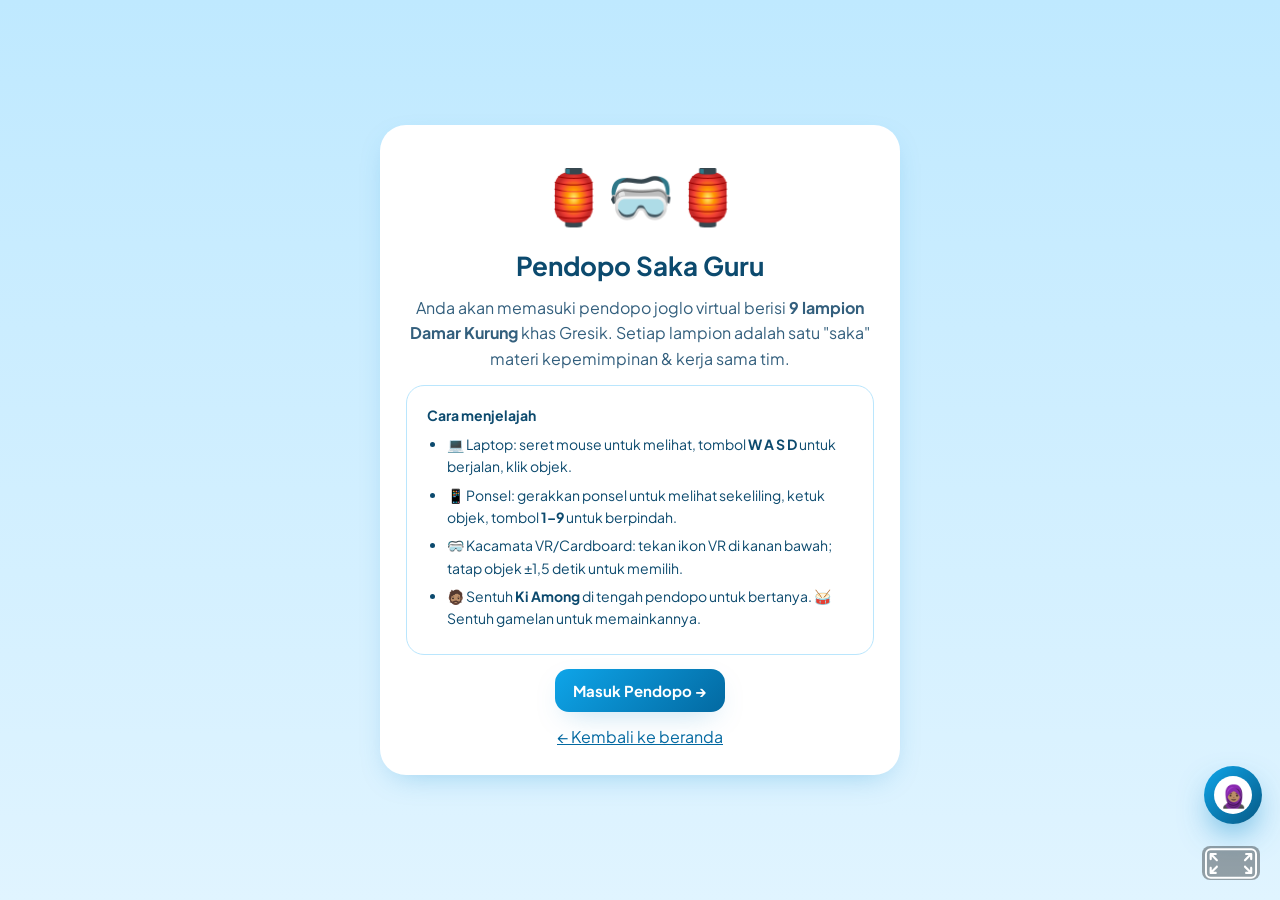
<file: vr.html>
<!DOCTYPE html>
<html lang="id">
<head>
<meta charset="utf-8">
<meta name="viewport" content="width=device-width, initial-scale=1, maximum-scale=1">
<title>Pendopo VR — SAKA GURU</title>
<meta name="theme-color" content="#0ea5e9">
<link rel="icon" href="data:image/svg+xml,<svg xmlns='http://www.w3.org/2000/svg' viewBox='0 0 100 100'><text y='.9em' font-size='90'>🏮</text></svg>">
<link href="https://fonts.googleapis.com/css2?family=Amiri:wght@400;700&family=Plus+Jakarta+Sans:wght@400;600;700;800&display=swap" rel="stylesheet">
<link rel="stylesheet" href="style.css">
<script src="aframe.min.js"></script>
</head>
<body class="imersif">

<div class="layar-mulai" id="mulai">
  <div class="isi">
    <div style="font-size:54px">🏮🥽🏮</div>
    <h1>Pendopo Saka Guru</h1>
    <p style="color:#335f7d;margin:0 0 14px">Anda akan memasuki pendopo joglo virtual berisi <b>9 lampion Damar Kurung</b> khas Gresik. Setiap lampion adalah satu "saka" materi kepemimpinan & kerja sama tim.</p>
    <div class="kotak" style="text-align:left;font-size:14px;margin:0 0 14px">
      <b>Cara menjelajah</b>
      <ul style="margin:6px 0 0">
        <li>💻 Laptop: seret mouse untuk melihat, tombol <b>W A S D</b> untuk berjalan, klik objek.</li>
        <li>📱 Ponsel: gerakkan ponsel untuk melihat sekeliling, ketuk objek, tombol <b>1–9</b> untuk berpindah.</li>
        <li>🥽 Kacamata VR/Cardboard: tekan ikon VR di kanan bawah; tatap objek ±1,5 detik untuk memilih.</li>
        <li>🧔🏽 Sentuh <b>Ki Among</b> di tengah pendopo untuk bertanya. 🥁 Sentuh gamelan untuk memainkannya.</li>
      </ul>
    </div>
    <button class="btn btn-primer" id="masuk">Masuk Pendopo →</button>
    <p style="margin:12px 0 0"><a href="index.html">← Kembali ke beranda</a></p>
  </div>
</div>

<a-scene id="scene" renderer="antialias: true; colorManagement: true" cursor="rayOrigin: mouse" raycaster="objects: .klik; far: 40" loading-screen="dotsColor: #0284c7; backgroundColor: #e0f2fe" vr-mode-ui="enabled: true" device-orientation-permission-ui="enabled: true">
  <a-entity id="langit" geometry="primitive: sphere; radius: 400" material="shader: flat; side: back"></a-entity>
  <a-entity light="type: hemisphere; color: #e0f2fe; groundColor: #a7f3d0; intensity: 0.9"></a-entity>
  <a-entity light="type: directional; color: #fff8e7; intensity: 0.9" position="6 12 8"></a-entity>
  <a-entity light="type: ambient; color: #ffffff; intensity: 0.25"></a-entity>

  <!-- Tanah -->
  <a-circle radius="120" rotation="-90 0 0" color="#bbf7d0"></a-circle>
  <a-circle radius="11" rotation="-90 0 0" position="0 0.01 0" color="#e2e8f0"></a-circle>
  <a-plane width="3" height="30" rotation="-90 0 0" position="0 0.02 22" color="#e2e8f0"></a-plane>
  <a-entity id="pohon"></a-entity>

  <!-- Pendopo joglo -->
  <a-entity id="pendopo">
    <a-box width="14" height="0.5" depth="14" position="0 0.25 0" color="#d9c7a5"></a-box>
    <a-box width="4" height="0.25" depth="1" position="0 0.125 7.5" color="#c9b48d"></a-box>
    <a-entity id="tiang"></a-entity>
    <!-- atap brunjung & penanggap -->
    <a-cone radius-bottom="10.6" radius-top="3.3" height="2.4" segments-radial="4" rotation="0 45 0" position="0 5.0 0" color="#0c4a6e" material="side: double; roughness: 0.9"></a-cone>
    <a-cone radius-bottom="3.5" radius-top="0.25" height="3.4" segments-radial="4" rotation="0 45 0" position="0 7.9 0" color="#075985" material="side: double; roughness: 0.9"></a-cone>
    <!-- tumpang sari -->
    <a-box width="4.4" height="0.18" depth="4.4" position="0 6.1 0" color="#7c4a1e"></a-box>
    <a-box width="3.6" height="0.18" depth="3.6" position="0 6.28 0" color="#92582a"></a-box>
    <a-box width="2.8" height="0.18" depth="2.8" position="0 6.46 0" color="#a16207"></a-box>
    <!-- balok blandar keliling -->
    <a-box width="13.2" height="0.25" depth="0.25" position="0 3.85 6.5" color="#7c4a1e"></a-box>
    <a-box width="13.2" height="0.25" depth="0.25" position="0 3.85 -6.5" color="#7c4a1e"></a-box>
    <a-box width="0.25" height="0.25" depth="13.2" position="6.5 3.85 0" color="#7c4a1e"></a-box>
    <a-box width="0.25" height="0.25" depth="13.2" position="-6.5 3.85 0" color="#7c4a1e"></a-box>
    <!-- papan nama -->
    <a-plane id="papan-nama" width="5" height="0.9" position="0 3.3 6.7" material="shader: flat; side: double"></a-plane>
    <!-- karpet tengah -->
    <a-circle radius="1.5" rotation="-90 0 0" position="0 0.52 0" color="#0284c7"></a-circle>
    <a-ring radius-inner="1.5" radius-outer="1.65" rotation="-90 0 0" position="0 0.525 0" color="#fde68a"></a-ring>
  </a-entity>

  <!-- Ki Among -->
  <a-entity id="kiamong" position="0 0.5 0" class="klik" animation="property: rotation; to: 0 360 0; dur: 60000; loop: true; easing: linear">
    <a-cylinder radius="0.32" height="1.0" position="0 0.5 0" color="#0369a1" class="klik"></a-cylinder>
    <a-cylinder radius="0.36" height="0.15" position="0 0.08 0" color="#0c4a6e" class="klik"></a-cylinder>
    <a-box width="0.5" height="0.5" depth="0.04" position="0 0.62 0.3" color="#fde68a" class="klik"></a-box>
    <a-sphere radius="0.22" position="0 1.22 0" color="#c68642" class="klik"></a-sphere>
    <a-cylinder radius="0.24" height="0.1" position="0 1.36 0" color="#3f2a14" class="klik"></a-cylinder>
    <a-sphere radius="0.1" position="0 1.3 -0.2" color="#3f2a14" class="klik"></a-sphere>
    <a-sphere radius="0.025" position="-0.08 1.25 0.2" color="#0c0a09"></a-sphere>
    <a-sphere radius="0.025" position="0.08 1.25 0.2" color="#0c0a09"></a-sphere>
    <a-entity position="0 1.85 0" id="label-among" geometry="primitive: plane; width: 1.8; height: 0.45" material="shader: flat; transparent: true; side: double"></a-entity>
  </a-entity>

  <!-- Lampion Damar Kurung (dibangkitkan JS) -->
  <a-entity id="lampion"></a-entity>

  <!-- Gamelan -->
  <a-entity id="gamelan" position="4.6 0.5 -4.6" rotation="0 -45 0"></a-entity>

  <!-- Pengguna -->
  <a-entity id="rig" position="0 0.5 12.5">
    <a-entity id="kamera" camera position="0 1.6 0" look-controls="pointerLockEnabled: false; magicWindowTrackingEnabled: true" wasd-controls="acceleration: 22">
      <a-entity id="papan-vr" position="0 0 -1.6" visible="false" geometry="primitive: plane; width: 1.6; height: 1.1" material="shader: flat; transparent: true; side: double"></a-entity>
    </a-entity>
    <a-entity laser-controls="hand: right" raycaster="objects: .klik; far: 30; lineColor: #38bdf8"></a-entity>
  </a-entity>
</a-scene>

<div class="hud">
  <div class="hud-top">
    <a class="pill" href="index.html">← Beranda</a>
    <span class="pill biru">🏮 Pendopo Saka Guru</span>
    <button class="pill" id="b-amb">🎵 Gamelan latar: mati</button>
    <a class="pill" href="ar.html">📱 Meja AR</a>
  </div>
  <div class="petunjuk">Ketuk lampion untuk membuka saka · Ketuk Ki Among untuk bertanya · Ketuk gong/saron/kendang untuk berbunyi</div>
  <div class="info-panel" id="info"></div>
  <div class="hud-bawah" id="nav9"></div>
</div>

<script src="data.js"></script>
<script src="ai.js"></script>
<script src="gamelan.js"></script>
<script src="vr.js"></script>
</body>
</html>
</file>
<file: style.css>
/* SAKA GURU — tema biru langit + motif kawung */
:root{
  --langit-50:#f0f9ff; --langit-100:#e0f2fe; --langit-200:#bae6fd; --langit-300:#7dd3fc;
  --langit-400:#38bdf8; --langit-500:#0ea5e9; --langit-600:#0284c7; --langit-700:#0369a1;
  --langit-800:#075985; --langit-900:#0c4a6e; --malam:#082f49;
  --emas:#f59e0b; --merah-damar:#e11d48; --hijau:#10b981;
  --putih:#ffffff; --teks:#0c4a6e; --teks-2:#335f7d;
  --radius:20px; --bayang:0 10px 30px -12px rgba(2,132,199,.35);
  --font:"Plus Jakarta Sans",system-ui,-apple-system,"Segoe UI",Roboto,sans-serif;
  --arab:"Amiri","Scheherazade New","Traditional Arabic",serif;
}
*{box-sizing:border-box}
html{scroll-behavior:smooth}
body{margin:0;font-family:var(--font);color:var(--teks);background:var(--langit-50);line-height:1.6;-webkit-font-smoothing:antialiased}
a{color:var(--langit-700)}
img,svg{max-width:100%}
button{font-family:inherit;cursor:pointer}
.kawung{
  background-image:url("data:image/svg+xml,%3Csvg xmlns='http://www.w3.org/2000/svg' width='56' height='56' viewBox='0 0 56 56'%3E%3Cg fill='none' stroke='%230ea5e9' stroke-opacity='.13' stroke-width='1.4'%3E%3Cellipse cx='28' cy='14' rx='7' ry='12'/%3E%3Cellipse cx='28' cy='42' rx='7' ry='12'/%3E%3Cellipse cx='14' cy='28' rx='12' ry='7'/%3E%3Cellipse cx='42' cy='28' rx='12' ry='7'/%3E%3Ccircle cx='28' cy='28' r='2.2' fill='%230ea5e9' fill-opacity='.18'/%3E%3C/g%3E%3C/svg%3E");
}
.wrap{max-width:1180px;margin:0 auto;padding:0 20px}

/* ---------- Navigasi ---------- */
.nav{position:sticky;top:0;z-index:50;background:rgba(240,249,255,.82);backdrop-filter:blur(14px);-webkit-backdrop-filter:blur(14px);border-bottom:1px solid var(--langit-200)}
.nav .wrap{display:flex;align-items:center;gap:14px;height:64px}
.logo{display:flex;align-items:center;gap:10px;font-weight:800;letter-spacing:.3px;color:var(--langit-900);text-decoration:none}
.logo-mark{width:38px;height:38px;border-radius:12px;background:linear-gradient(135deg,var(--langit-400),var(--langit-700));display:grid;place-items:center;color:#fff;font-size:20px;box-shadow:var(--bayang)}
.logo small{display:block;font-weight:600;font-size:11px;color:var(--teks-2);letter-spacing:0}
.nav-links{margin-left:auto;display:flex;gap:4px;flex-wrap:wrap}
.nav-links a{padding:8px 12px;border-radius:999px;text-decoration:none;font-weight:600;font-size:14px;color:var(--langit-800)}
.nav-links a:hover{background:var(--langit-100)}
.nav-links a.cta{background:var(--langit-600);color:#fff}
.nav-links a.cta:hover{background:var(--langit-700)}
.menu-btn{display:none;margin-left:auto;border:0;background:var(--langit-100);border-radius:12px;padding:8px 12px;font-size:18px;color:var(--langit-800)}
@media (max-width:860px){
  .menu-btn{display:block}
  .nav-links{display:none;position:absolute;top:64px;left:0;right:0;background:#fff;flex-direction:column;padding:10px 16px 16px;border-bottom:1px solid var(--langit-200)}
  .nav-links.open{display:flex}
}

/* ---------- Hero ---------- */
.hero{position:relative;overflow:hidden;background:linear-gradient(180deg,#bfe9ff 0%,#e0f4ff 55%,var(--langit-50) 100%)}
.hero .wrap{position:relative;z-index:2;padding-top:56px;padding-bottom:72px;display:grid;grid-template-columns:1.15fr .85fr;gap:36px;align-items:center}
.awan{position:absolute;background:#fff;border-radius:999px;opacity:.85;filter:blur(1px);animation:melayang 40s linear infinite}
.awan::before,.awan::after{content:"";position:absolute;background:#fff;border-radius:50%}
.awan::before{width:55%;height:160%;left:15%;top:-70%}
.awan::after{width:40%;height:130%;right:12%;top:-45%}
@keyframes melayang{from{transform:translateX(-30vw)}to{transform:translateX(130vw)}}
.badge{display:inline-flex;align-items:center;gap:8px;background:#fff;border:1px solid var(--langit-200);color:var(--langit-700);font-weight:700;font-size:12.5px;padding:6px 12px;border-radius:999px;box-shadow:0 4px 14px -8px rgba(2,132,199,.5)}
.hero h1{font-size:clamp(32px,5vw,54px);line-height:1.08;margin:16px 0 12px;color:var(--langit-900);letter-spacing:-1px}
.hero h1 .grad{background:linear-gradient(90deg,var(--langit-600),var(--langit-400));-webkit-background-clip:text;background-clip:text;color:transparent}
.hero p.lead{font-size:18px;color:var(--teks-2);max-width:560px}
.hero-cta{display:flex;gap:12px;flex-wrap:wrap;margin-top:22px}
.btn{display:inline-flex;align-items:center;justify-content:center;gap:8px;border:0;border-radius:14px;padding:12px 18px;font-weight:700;font-size:15px;text-decoration:none;transition:transform .15s,box-shadow .15s,background .15s}
.btn:active{transform:scale(.97)}
.btn-primer{background:linear-gradient(135deg,var(--langit-500),var(--langit-700));color:#fff;box-shadow:var(--bayang)}
.btn-primer:hover{box-shadow:0 14px 30px -10px rgba(2,132,199,.6)}
.btn-putih{background:#fff;color:var(--langit-800);border:1px solid var(--langit-200)}
.btn-putih:hover{background:var(--langit-100)}
.btn-kecil{padding:8px 12px;font-size:13.5px;border-radius:11px}
.btn-hantu{background:transparent;color:var(--langit-700);border:1px dashed var(--langit-300)}
.hero-art{position:relative;aspect-ratio:1/1;max-width:440px;justify-self:center;width:100%}
.hero-meta{display:flex;gap:18px;flex-wrap:wrap;margin-top:26px;color:var(--teks-2);font-size:13.5px}
.hero-meta b{color:var(--langit-800)}
@media (max-width:860px){.hero .wrap{grid-template-columns:1fr;padding-top:32px}.hero-art{max-width:320px}}

/* ---------- Seksi ---------- */
section.seksi{padding:64px 0}
.judul-seksi{display:flex;align-items:end;justify-content:space-between;gap:16px;flex-wrap:wrap;margin-bottom:26px}
.judul-seksi h2{font-size:clamp(24px,3.2vw,34px);margin:6px 0 0;color:var(--langit-900);letter-spacing:-.5px}
.eyebrow{font-size:12.5px;font-weight:800;letter-spacing:1.6px;text-transform:uppercase;color:var(--langit-600)}
.sub{color:var(--teks-2);max-width:640px;margin:6px 0 0}

/* Mode imersif */
.mode-grid{display:grid;grid-template-columns:repeat(3,1fr);gap:18px}
.mode{position:relative;border-radius:24px;padding:24px;color:#fff;overflow:hidden;min-height:250px;display:flex;flex-direction:column;text-decoration:none;box-shadow:var(--bayang);transition:transform .2s}
.mode:hover{transform:translateY(-4px)}
.mode .ikon-besar{font-size:44px;line-height:1}
.mode h3{margin:14px 0 6px;font-size:22px}
.mode p{margin:0;opacity:.92;font-size:14.5px}
.mode .tag{margin-top:auto;padding-top:16px;display:flex;gap:6px;flex-wrap:wrap}
.mode .tag span{background:rgba(255,255,255,.2);border:1px solid rgba(255,255,255,.35);padding:3px 10px;border-radius:999px;font-size:12px;font-weight:700}
.mode.vr{background:linear-gradient(150deg,#0ea5e9,#0369a1)}
.mode.ar{background:linear-gradient(150deg,#38bdf8,#0284c7)}
.mode.ai{background:linear-gradient(150deg,#0c4a6e,#0284c7)}
.mode::after{content:"";position:absolute;right:-40px;bottom:-40px;width:160px;height:160px;border-radius:50%;background:rgba(255,255,255,.12)}
@media (max-width:860px){.mode-grid{grid-template-columns:1fr}}

/* Alur belajar */
.alur{display:grid;grid-template-columns:repeat(5,1fr);gap:12px;margin-top:8px}
.alur div{background:#fff;border:1px solid var(--langit-200);border-radius:16px;padding:14px;text-align:center;font-size:13.5px}
.alur b{display:block;font-size:22px}
@media (max-width:760px){.alur{grid-template-columns:repeat(2,1fr)}}

/* Kartu topik */
.topik-grid{display:grid;grid-template-columns:repeat(3,1fr);gap:16px}
.kartu{background:#fff;border:1px solid var(--langit-200);border-radius:var(--radius);padding:20px;box-shadow:0 6px 20px -16px rgba(2,132,199,.6);transition:transform .18s, box-shadow .18s;cursor:pointer;position:relative;text-align:left;width:100%;color:inherit;font:inherit}
.kartu:hover{transform:translateY(-3px);box-shadow:var(--bayang)}
.kartu .no{position:absolute;top:16px;right:16px;font-weight:800;color:var(--langit-300);font-size:28px}
.kartu .ik{width:48px;height:48px;border-radius:14px;display:grid;place-items:center;font-size:24px;background:var(--langit-100)}
.kartu h3{margin:12px 0 4px;font-size:17px;color:var(--langit-900)}
.kartu p{margin:0;font-size:13.5px;color:var(--teks-2)}
.kartu .lok{margin-top:10px;font-size:12px;font-weight:700;color:var(--langit-600)}
.kartu.selesai{border-color:var(--hijau)}
.kartu.selesai::before{content:"✓ Selesai";position:absolute;top:-10px;left:16px;background:var(--hijau);color:#fff;font-size:11px;font-weight:800;padding:2px 10px;border-radius:999px}
@media (max-width:960px){.topik-grid{grid-template-columns:repeat(2,1fr)}}
@media (max-width:600px){.topik-grid{grid-template-columns:1fr}}
.progres{display:flex;align-items:center;gap:12px;background:#fff;border:1px solid var(--langit-200);border-radius:999px;padding:8px 14px;font-weight:700;font-size:14px}
.bar{width:160px;height:10px;background:var(--langit-100);border-radius:99px;overflow:hidden}
.bar i{display:block;height:100%;background:linear-gradient(90deg,var(--langit-400),var(--hijau));width:0;transition:width .5s}

/* ---------- Modal modul ---------- */
.modal{position:fixed;inset:0;z-index:100;display:none;align-items:flex-start;justify-content:center;background:rgba(8,47,73,.45);backdrop-filter:blur(4px);overflow-y:auto;padding:24px 12px}
.modal.buka{display:flex}
.panel{background:var(--langit-50);width:min(980px,100%);border-radius:26px;overflow:hidden;box-shadow:0 30px 80px -20px rgba(8,47,73,.6);animation:muncul .25s ease}
@keyframes muncul{from{opacity:0;transform:translateY(16px)}to{opacity:1;transform:none}}
.panel-head{padding:22px 24px 0;background:linear-gradient(135deg,var(--langit-500),var(--langit-700));color:#fff;position:relative}
.panel-head h2{margin:4px 0 4px;font-size:clamp(20px,3vw,28px)}
.panel-head .tutup{position:absolute;top:14px;right:14px;border:0;background:rgba(255,255,255,.2);color:#fff;width:38px;height:38px;border-radius:12px;font-size:20px}
.tabs{display:flex;gap:4px;overflow-x:auto;margin-top:16px;scrollbar-width:none}
.tabs button{border:0;background:transparent;color:rgba(255,255,255,.85);font-weight:700;padding:10px 14px;border-radius:12px 12px 0 0;white-space:nowrap;font-size:14px}
.tabs button.aktif{background:var(--langit-50);color:var(--langit-800)}
.panel-body{padding:24px}
.tab{display:none}
.tab.aktif{display:block;animation:muncul .2s ease}
.kotak{background:#fff;border:1px solid var(--langit-200);border-radius:18px;padding:18px 20px;margin-bottom:14px}
.kotak h4{margin:0 0 8px;color:var(--langit-800)}
.kotak ul{margin:0;padding-left:20px}
.kotak li{margin:6px 0}
.dalil{text-align:center;background:linear-gradient(135deg,#fff,var(--langit-100))}
.arab{font-family:var(--arab);font-size:clamp(22px,3.4vw,30px);direction:rtl;line-height:2;color:var(--langit-900)}
.arti{font-style:italic;color:var(--teks-2)}
.sumber-dalil{font-weight:800;color:var(--langit-600);font-size:13px}
.lokal{display:flex;gap:16px;align-items:flex-start;background:linear-gradient(135deg,#fff7ed,#fff);border-color:#fde68a}
.lokal .lambang{font-size:40px}
.jenjang{display:grid;grid-template-columns:repeat(3,1fr);gap:12px}
.jenjang .kotak{margin:0}
.jenjang .lbl{display:inline-block;font-size:12px;font-weight:800;padding:3px 10px;border-radius:999px;background:var(--langit-100);color:var(--langit-700);margin-bottom:8px}
@media (max-width:760px){.jenjang{grid-template-columns:1fr}}
.aksi{display:flex;gap:8px;flex-wrap:wrap;margin-top:10px}
.sumber{font-size:12.5px;color:var(--teks-2)}
.sumber li{margin:3px 0}

/* Aktivitas */
.akt-item{display:flex;gap:10px;align-items:center;justify-content:space-between;background:var(--langit-50);border:1px solid var(--langit-200);border-radius:14px;padding:10px 12px;margin:8px 0}
.akt-item select{font:inherit;padding:8px;border-radius:10px;border:1px solid var(--langit-300);background:#fff;min-width:170px;color:var(--teks)}
.akt-item.benar{border-color:var(--hijau);background:#ecfdf5}
.akt-item.salah{border-color:#f43f5e;background:#fff1f2}
.urut-btn{display:flex;flex-direction:column;gap:2px}
.urut-btn button{border:1px solid var(--langit-300);background:#fff;border-radius:8px;width:34px;height:26px;font-size:12px;color:var(--langit-700)}
.pil{display:block;width:100%;text-align:left;border:1px solid var(--langit-200);background:#fff;padding:12px 14px;border-radius:14px;margin:8px 0;font:inherit;color:inherit}
.pil:hover{background:var(--langit-100)}
.pil.benar{border-color:var(--hijau);background:#ecfdf5}
.pil.salah{border-color:#f43f5e;background:#fff1f2}
.umpan{margin-top:10px;padding:12px 14px;border-radius:14px;background:var(--langit-100);display:none}
.umpan.tampil{display:block}

/* AI lab */
textarea,input[type=text],input[type=password],select.input{width:100%;font:inherit;border:1px solid var(--langit-300);border-radius:14px;padding:12px 14px;background:#fff;color:var(--teks);resize:vertical}
textarea:focus,input:focus,select:focus{outline:3px solid var(--langit-200);border-color:var(--langit-500)}
.ai-out{background:#fff;border:1px solid var(--langit-200);border-left:5px solid var(--langit-500);border-radius:14px;padding:14px 16px;margin-top:12px;min-height:40px;display:none}
.ai-out.tampil{display:block}
.ai-out h1,.ai-out h2,.ai-out h3{font-size:16px;margin:10px 0 6px;color:var(--langit-800)}
.ai-out p{margin:6px 0}
.chip{display:inline-flex;align-items:center;gap:6px;font-size:12px;font-weight:700;border-radius:999px;padding:4px 10px;background:var(--langit-100);color:var(--langit-700)}
.chip.on{background:#dcfce7;color:#047857}
.chip.off{background:#fef3c7;color:#92400e}
.baris{display:flex;gap:10px;flex-wrap:wrap;align-items:center}
.memuat{display:inline-flex;gap:4px}
.memuat i{width:8px;height:8px;border-radius:50%;background:var(--langit-500);animation:lompat 1s infinite}
.memuat i:nth-child(2){animation-delay:.15s}.memuat i:nth-child(3){animation-delay:.3s}
@keyframes lompat{0%,100%{transform:translateY(0);opacity:.5}50%{transform:translateY(-6px);opacity:1}}

/* Arisan diskusi */
.arisan{display:grid;grid-template-columns:260px 1fr;gap:24px;align-items:center;background:#fff;border:1px solid var(--langit-200);border-radius:26px;padding:26px;box-shadow:var(--bayang)}
.gelas{width:150px;height:200px;margin:0 auto;position:relative;cursor:pointer}
.gelas.kocok{animation:kocok .12s 8 alternate}
@keyframes kocok{from{transform:rotate(-14deg) translateX(-4px)}to{transform:rotate(14deg) translateX(4px)}}
.kertas{font-size:18px;font-weight:700;color:var(--langit-900);min-height:90px}
.timer{font-variant-numeric:tabular-nums;font-size:34px;font-weight:800;color:var(--langit-700)}
@media (max-width:760px){.arisan{grid-template-columns:1fr;text-align:center}}

/* Kuis */
.kuis-wrap{background:#fff;border:1px solid var(--langit-200);border-radius:26px;padding:26px;box-shadow:var(--bayang)}
.kuis-q{font-size:18px;font-weight:700;margin:6px 0 14px}
.skor{font-size:48px;font-weight:800;color:var(--langit-600)}
.lencana{display:inline-flex;flex-direction:column;align-items:center;gap:6px;padding:20px 26px;border-radius:24px;background:linear-gradient(135deg,var(--langit-100),#fff);border:2px solid var(--langit-300)}

/* Footer */
footer{background:var(--malam);color:#cfe8f7;padding:40px 0 28px;margin-top:40px}
footer a{color:#7dd3fc}
footer .kol{display:grid;grid-template-columns:1.3fr 1fr 1fr;gap:24px}
footer h4{color:#fff;margin:0 0 8px}
footer small{opacity:.7}
@media (max-width:760px){footer .kol{grid-template-columns:1fr}}

/* ---------- Chat Ki Among ---------- */
.fab{position:fixed;right:18px;bottom:18px;z-index:120;border:0;border-radius:999px;padding:12px 18px 12px 12px;display:flex;align-items:center;gap:10px;background:linear-gradient(135deg,var(--langit-500),var(--langit-800));color:#fff;font-weight:800;box-shadow:0 14px 34px -10px rgba(2,132,199,.8)}
.fab .av{width:38px;height:38px;border-radius:50%;background:#fff;display:grid;place-items:center;font-size:22px}
.chat{position:fixed;right:18px;bottom:18px;z-index:130;width:min(420px,calc(100vw - 24px));height:min(640px,calc(100vh - 36px));background:var(--langit-50);border-radius:24px;box-shadow:0 30px 80px -20px rgba(8,47,73,.65);display:none;flex-direction:column;overflow:hidden;border:1px solid var(--langit-200)}
.chat.buka{display:flex}
.chat-head{background:linear-gradient(135deg,var(--langit-600),var(--langit-800));color:#fff;padding:14px 14px 12px}
.chat-head .atas{display:flex;align-items:center;gap:10px}
.chat-head .av{width:42px;height:42px;border-radius:50%;background:#fff;display:grid;place-items:center;font-size:24px}
.chat-head b{display:block}
.chat-head small{opacity:.85}
.chat-head .ikon{margin-left:auto;display:flex;gap:6px}
.chat-head .ikon button{border:0;background:rgba(255,255,255,.18);color:#fff;width:34px;height:34px;border-radius:10px;font-size:16px}
.chat-mode{display:flex;gap:6px;margin-top:10px;flex-wrap:wrap}
.chat-mode select{font:inherit;font-size:13px;border-radius:10px;border:0;padding:6px 8px;color:var(--teks);flex:1;min-width:0}
.chat-body{flex:1;overflow-y:auto;padding:14px;display:flex;flex-direction:column;gap:10px}
.msg{max-width:88%;padding:10px 13px;border-radius:16px;font-size:14.5px;line-height:1.55;word-wrap:break-word}
.msg p{margin:4px 0}
.msg ul,.msg ol{margin:4px 0;padding-left:20px}
.msg.ai{background:#fff;border:1px solid var(--langit-200);border-bottom-left-radius:4px;align-self:flex-start}
.msg.user{background:var(--langit-600);color:#fff;border-bottom-right-radius:4px;align-self:flex-end}
.msg .spk{border:0;background:none;color:var(--langit-600);font-size:12px;font-weight:700;padding:4px 0 0}
.saran{display:flex;gap:6px;flex-wrap:wrap;padding:0 14px 8px}
.saran button{border:1px solid var(--langit-300);background:#fff;color:var(--langit-700);border-radius:999px;font-size:12.5px;padding:5px 10px;font-weight:600}
.chat-in{display:flex;gap:8px;padding:10px;border-top:1px solid var(--langit-200);background:#fff}
.chat-in textarea{flex:1;border-radius:14px;padding:10px 12px;height:46px;max-height:120px;resize:none}
.chat-in button{border:0;border-radius:14px;width:46px;flex:0 0 46px;font-size:18px;background:var(--langit-100);color:var(--langit-700)}
.chat-in button.kirim{background:var(--langit-600);color:#fff}
.chat-in button.rekam{background:#fecdd3;color:#be123c;animation:lompat 1s infinite}

/* Pengaturan */
.setel{position:fixed;inset:0;z-index:200;background:rgba(8,47,73,.5);display:none;align-items:center;justify-content:center;padding:16px}
.setel.buka{display:flex}
.setel .isi{background:#fff;border-radius:22px;padding:22px;width:min(520px,100%);max-height:90vh;overflow:auto}
.setel label{display:block;font-weight:700;margin:12px 0 6px;font-size:14px}
.catatan{font-size:12.5px;color:var(--teks-2);background:var(--langit-50);border-radius:12px;padding:10px 12px;margin-top:10px}

.toast{position:fixed;left:50%;bottom:24px;transform:translateX(-50%) translateY(30px);background:var(--malam);color:#fff;padding:10px 16px;border-radius:12px;font-weight:600;font-size:14px;opacity:0;transition:.3s;z-index:300;pointer-events:none}
.toast.tampil{opacity:1;transform:translateX(-50%)}

/* ---------- Halaman imersif (VR/AR) ---------- */
.imersif body, body.imersif{overflow:hidden;background:#bfe9ff}
.hud{position:fixed;z-index:20;pointer-events:none;inset:0}
.hud>*{pointer-events:auto}
.hud-top{position:absolute;top:12px;left:12px;right:12px;display:flex;gap:8px;align-items:center;flex-wrap:wrap}
.pill{background:rgba(255,255,255,.9);backdrop-filter:blur(10px);border:1px solid var(--langit-200);border-radius:999px;padding:8px 14px;font-weight:700;font-size:13.5px;color:var(--langit-800);text-decoration:none;display:inline-flex;gap:6px;align-items:center;border-style:solid}
.pill.biru{background:var(--langit-600);color:#fff;border-color:var(--langit-600)}
.hud-bawah{position:absolute;bottom:14px;left:50%;transform:translateX(-50%);display:flex;gap:6px;flex-wrap:wrap;justify-content:center;max-width:calc(100vw - 110px)}
.hud-bawah button{width:42px;height:42px;border-radius:14px;border:1px solid var(--langit-200);background:rgba(255,255,255,.92);font-weight:800;color:var(--langit-700);font-size:15px}
.hud-bawah button.aktif{background:var(--langit-600);color:#fff}
.info-panel{position:absolute;left:12px;top:64px;width:min(380px,calc(100vw - 24px));max-height:calc(100vh - 150px);overflow:auto;background:rgba(255,255,255,.96);border-radius:20px;padding:16px 18px;box-shadow:0 20px 50px -20px rgba(8,47,73,.6);display:none;border:1px solid var(--langit-200)}
.info-panel.tampil{display:block;animation:muncul .2s}
.info-panel h3{margin:4px 0 6px;color:var(--langit-900)}
.info-panel .x{float:right;border:0;background:var(--langit-100);border-radius:10px;width:32px;height:32px;color:var(--langit-700)}
.petunjuk{position:absolute;right:12px;top:64px;max-width:260px;background:rgba(8,47,73,.78);color:#e0f2fe;font-size:12.5px;border-radius:14px;padding:10px 12px}
@media (max-width:640px){.petunjuk{display:none}}
.layar-mulai{position:fixed;inset:0;z-index:40;display:flex;align-items:center;justify-content:center;background:linear-gradient(180deg,#bfe9ff,#e0f4ff);padding:20px}
.layar-mulai .isi{background:#fff;border-radius:26px;padding:26px;max-width:520px;text-align:center;box-shadow:var(--bayang)}
.layar-mulai h1{margin:8px 0;color:var(--langit-900);font-size:26px}
body.imersif .fab{bottom:76px}
body.imersif .fab span:last-child{display:none}
body.imersif .fab{padding:10px}
@media (max-width:640px){body.imersif .hud-bawah{bottom:10px;max-width:calc(100vw - 20px)} body.imersif .hud-bawah button{width:36px;height:36px}}
@media (max-width:640px){
  body.imersif .hud-bawah{gap:4px;flex-wrap:nowrap;max-width:calc(100vw - 16px);left:8px;transform:none;right:8px;justify-content:center}
  body.imersif .hud-bawah button{width:31px;height:36px;border-radius:10px;font-size:13px;flex:0 0 auto}
  body.imersif .hud-top .pill.biru{display:none}
  body.imersif .hud-top .pill{padding:7px 11px;font-size:12.5px}
  body.imersif .info-panel{top:auto;bottom:56px;max-height:46vh}
  body.imersif .fab{bottom:auto;top:56px;right:10px}
}
@media (max-width:640px){
  body.imersif .hud-bawah{right:62px;justify-content:flex-start}
  body.imersif .hud-bawah button[data-among]{display:none}
}
</file>
